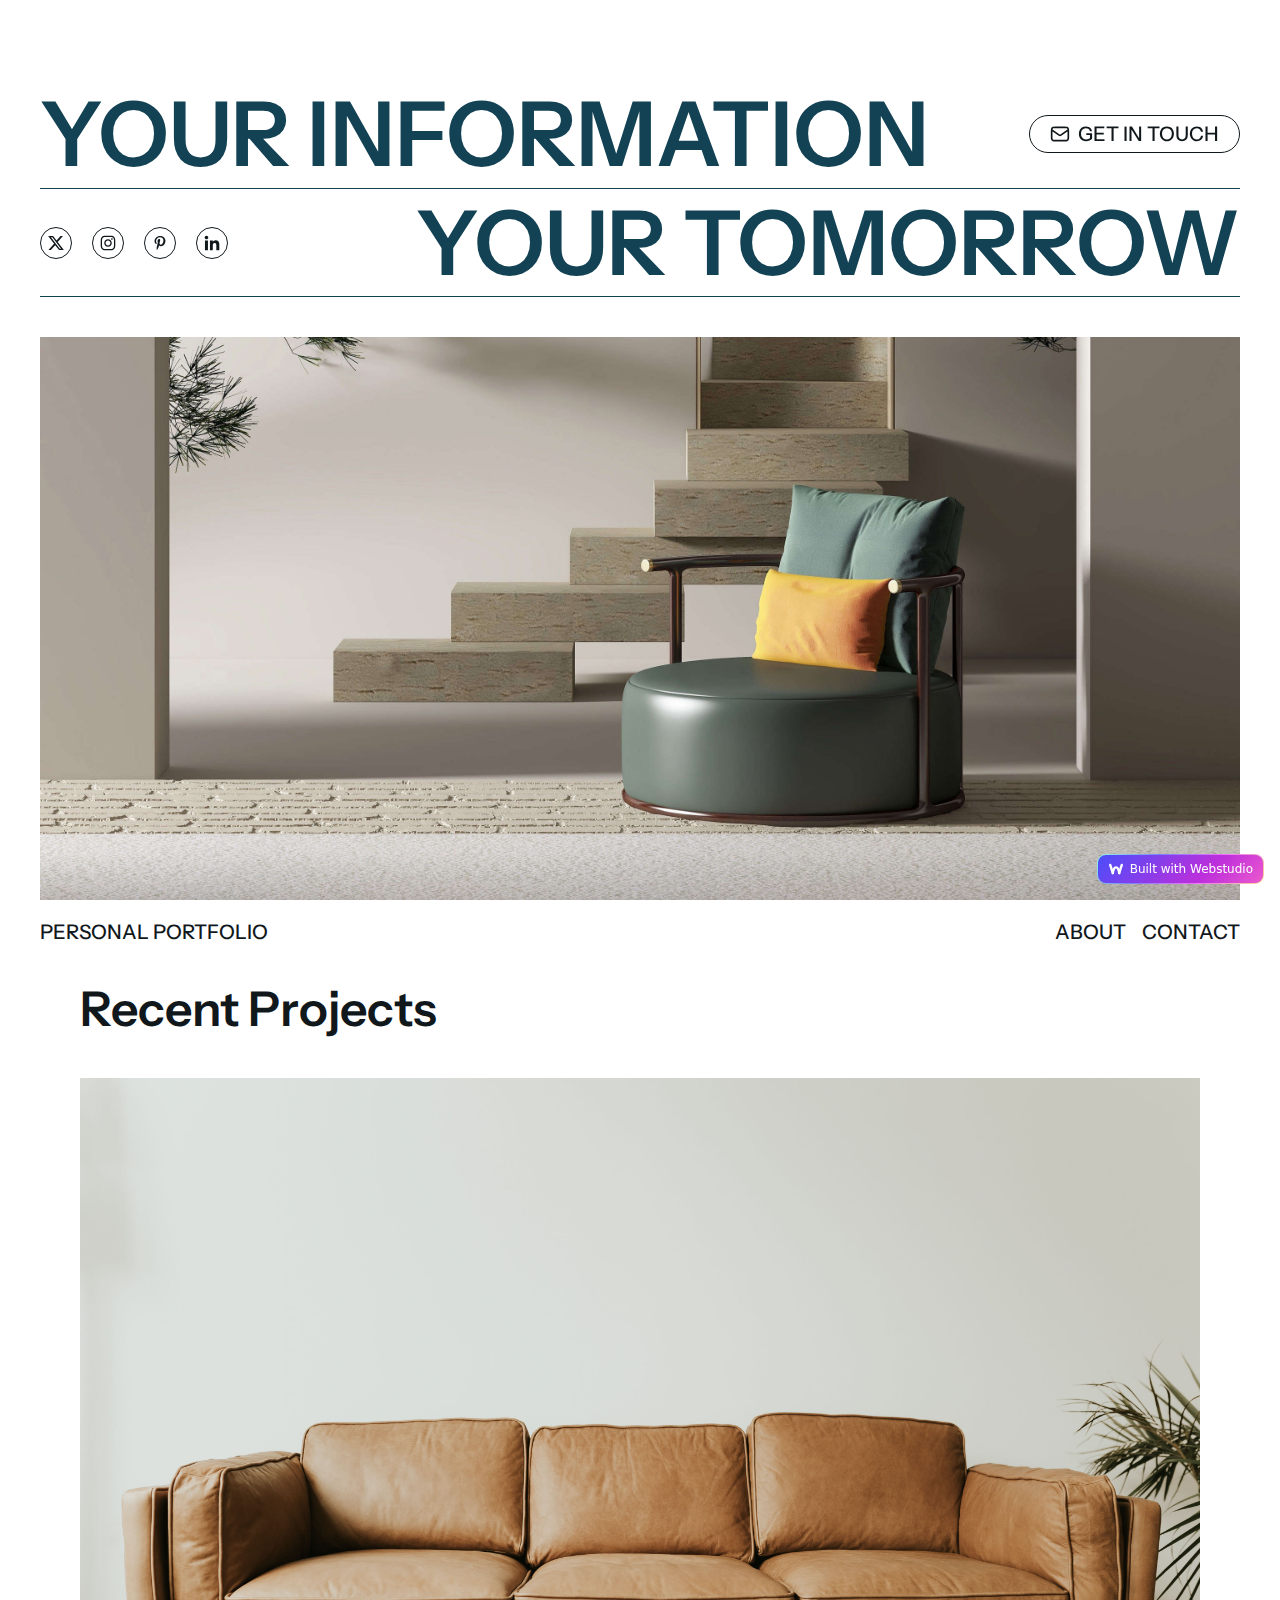
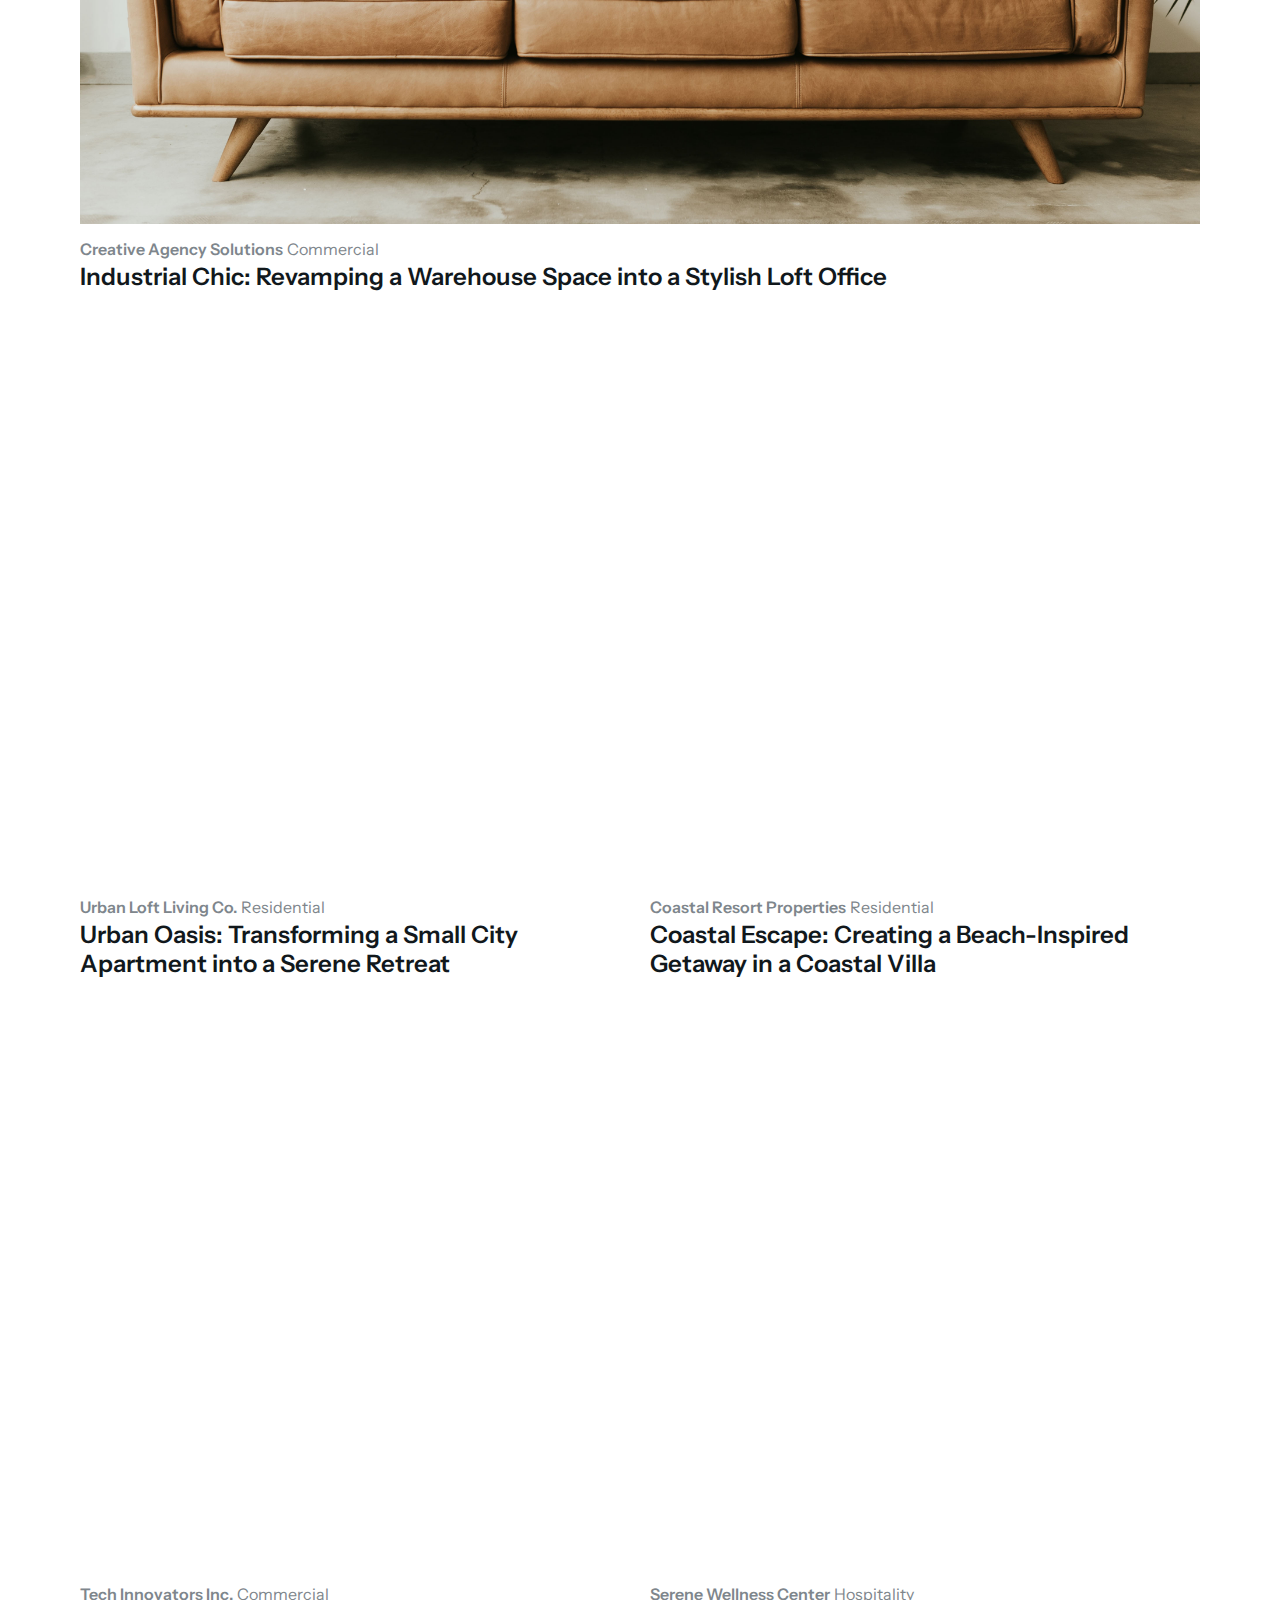
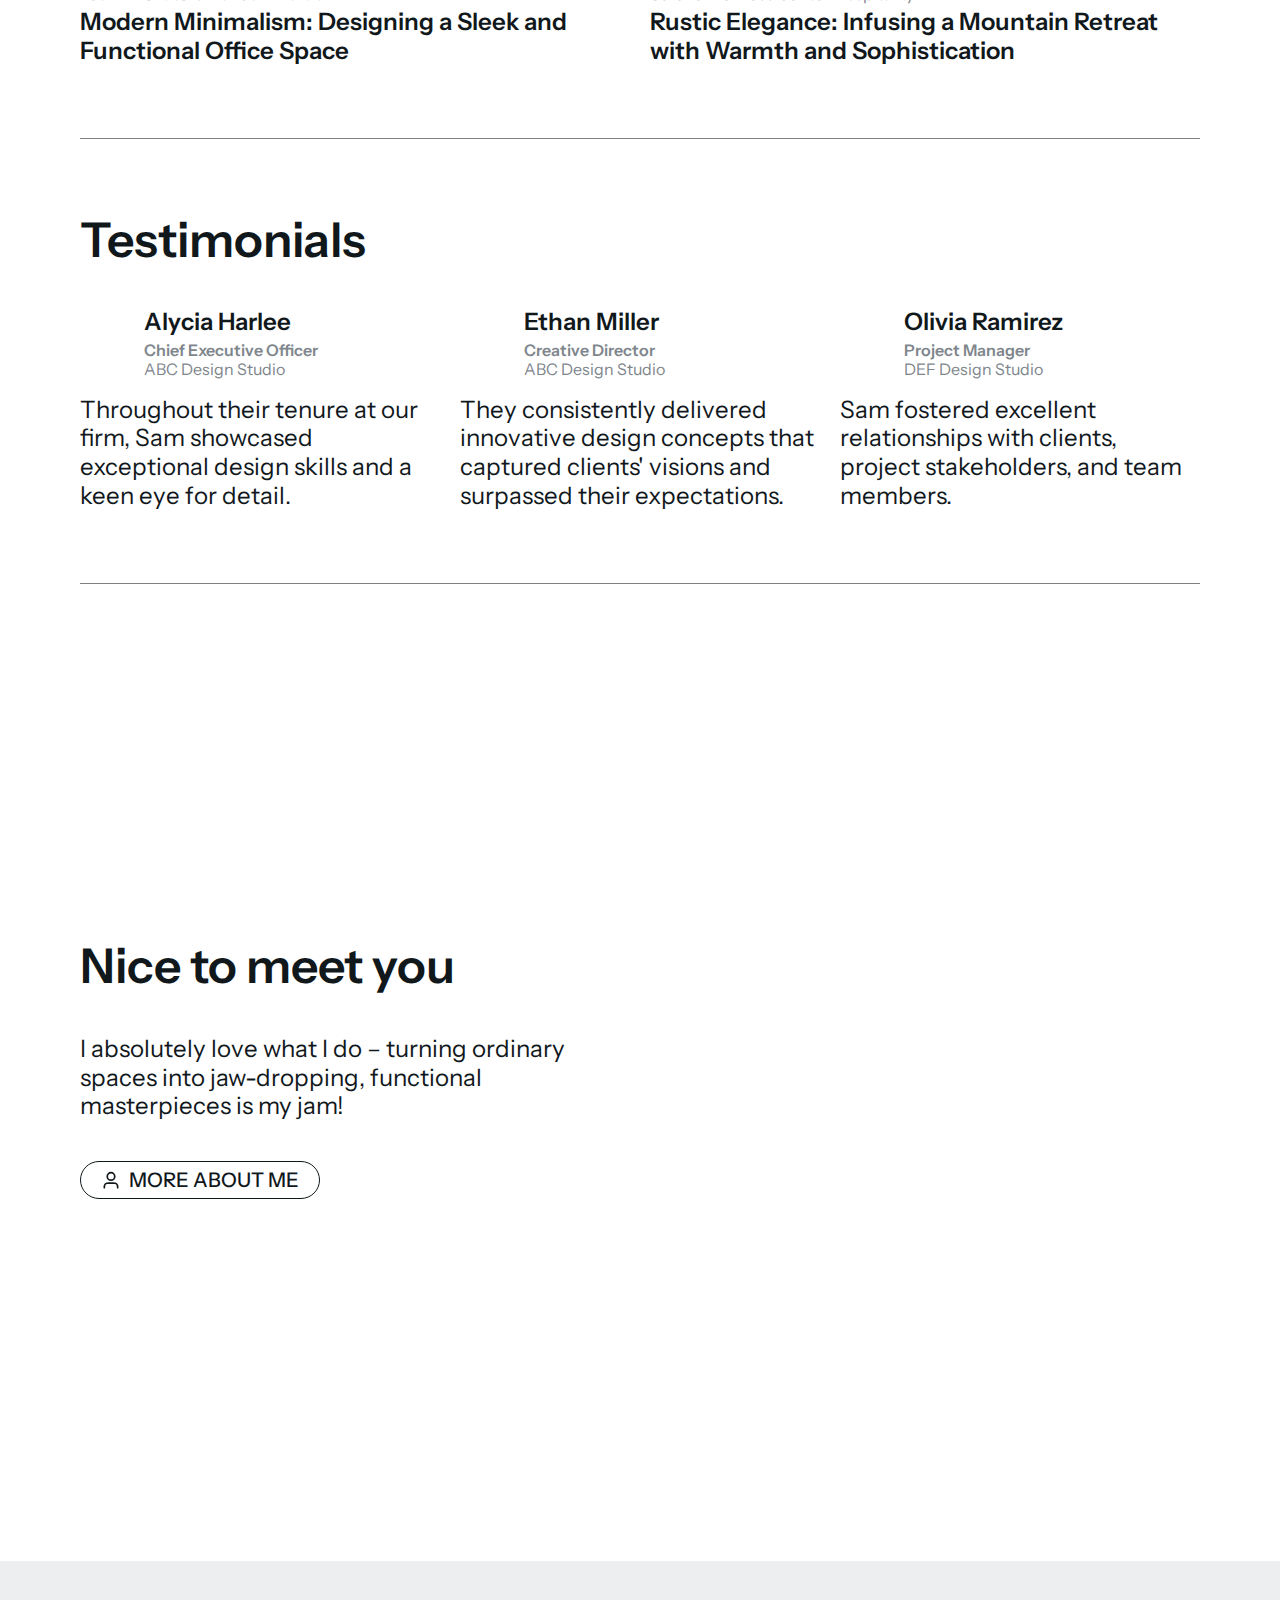
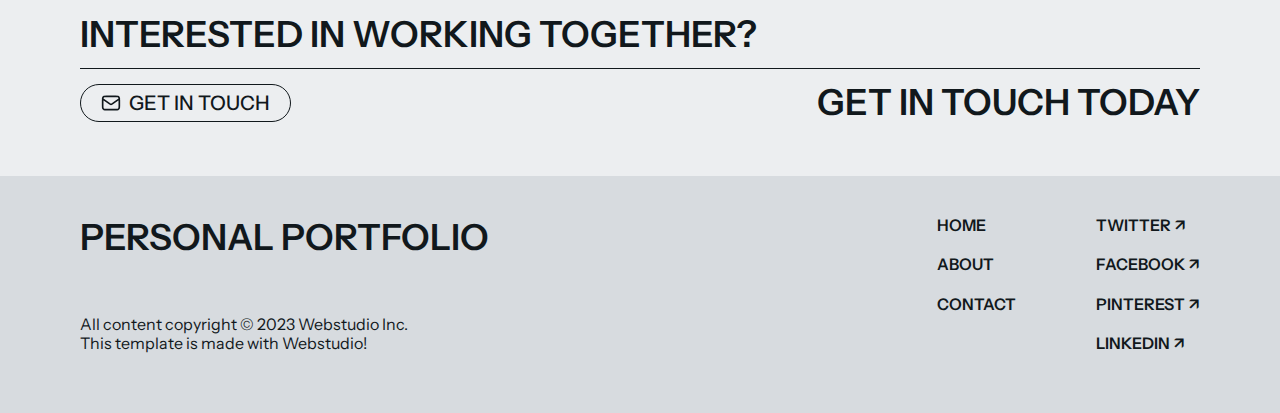
<file: index.html>
<!doctype html>
<html
  lang="en"
  data-ws-project="ae54330e-f07a-483b-8d53-1dfb7371e127"
  data-ws-last-published="2025-11-11T20:00:34.547Z"
>
  <head>
    <link
      rel="stylesheet"
      type="text/css"
      href="/assets/static/app_generated_index-6937cd5a.BjfbilOe.css"
    />
    <meta charset="UTF-8" />
    <meta name="viewport" content="width=device-width,initial-scale=1" />
    <meta property="og:url" content="https://url/" />
    <title>Home</title>
    <meta property="og:title" content="Home" />
    <meta property="og:type" content="website" />
    <meta property="og:image" />
    <meta property="twitter:card" content="summary_large_image" />
    <link
      rel="preload"
      href="/assets/InstrumentSans-VariableFont_wdth_wght_o3etf9mcJeUAJ0jUkHwMF.ttf"
      as="font"
      crossorigin="anonymous"
    />
    <link
      rel="preload"
      href="/assets/SVG_Icon_34KbjMGJYz0OUHhl1EV0T.svg"
      as="image"
    />
    <link
      rel="preload"
      href="/assets/About_Icon_White_AYFGTaG0Xjjp6P34Tf0gb.svg"
      as="image"
    />
    <link
      rel="preload"
      href="/assets/Portfolio__Icon_VC6lMDbymwZEJV7H7JBQ3.svg"
      as="image"
    />
    <link
      rel="preload"
      href="/assets/Contact_Icon_White_67_HWShh4J6gTKgI61jvg.svg"
      as="image"
    />
  </head>
  <body class="w-body">
    <div class="w-box c11lapjv c1tmx3h cjgcbjj cejhttc chvjn1z c7p2prc czw8boz">
      <div style="display: contents">
        <div style="display: contents">
          <div class="w-box c1sotb2x c1qk1h6g c1osc9n6 c1awg9k3 cyw754m">
            <div
              class="w-box c8nk80o c13x75cb cpeqh71 cqq2eg1 c18xl9bf cx9qu6t c1xrbobn ckydxof cunu00i cwy7e20 ctskr9n"
            >
              <a
                href="/"
                target="_self"
                prefetch="intent"
                class="w-link c1o8hml3 cejhttc c1ad1g5y c15lgcvk c1f6jgc2 c1qo8o4l clu3ty5"
                >Personal Portfolio</a
              >
              <div class="w-box c8nk80o c1ogvzo5 cqq2eg1 c18xl9bf c1fpug7s">
                <a
                  href="/about"
                  target="_self"
                  prefetch="intent"
                  class="w-link c1o8hml3 cejhttc c1ad1g5y c15lgcvk c1f6jgc2 c1qo8o4l c2lsnmx clu3ty5"
                  >About</a
                ><a
                  href="/contact"
                  target="_self"
                  prefetch="intent"
                  class="w-link cejhttc c1o8hml3 c1ad1g5y c15lgcvk c1f6jgc2 c1qo8o4l c2lsnmx clu3ty5"
                  >Contact</a
                >
              </div>
              <button
                type="button"
                class="w-button c13pijs9 c1scknq9 c13x75cb c7d3819 cenum42 cnewxw7 ch5h01i c1b9bckd ck9ixjl cf0pfnd c1ad1g5y cz2nl1p c1dt4ltr cn250fx c1busqa9 cgt1h5s c2dclm4 c12hgpsa c122p7hh cmxx3nh c1mxk2vx ccjcf51"
                aria-haspopup="dialog"
                aria-expanded="false"
                aria-controls="radix-:Rcm:"
                data-state="closed"
              >
                <div class="w-html-embed">
                  <svg
                    xmlns="http://www.w3.org/2000/svg"
                    viewBox="0 0 22 22"
                    fill="currentColor"
                    width="100%"
                    height="100%"
                    style="display: block"
                  >
                    <path
                      fill-rule="evenodd"
                      d="M2 5.998a.75.75 0 0 1 .75-.75h16.5a.75.75 0 0 1 0 1.5H2.75a.75.75 0 0 1-.75-.75Zm0 5.5a.75.75 0 0 1 .75-.75h16.5a.75.75 0 0 1 0 1.5H2.75a.75.75 0 0 1-.75-.75Zm0 5.5a.75.75 0 0 1 .75-.75h16.5a.75.75 0 0 1 0 1.5H2.75a.75.75 0 0 1-.75-.75Z"
                      clip-rule="evenodd"
                    />
                  </svg>
                </div>
              </button>
            </div>
          </div>
        </div>
      </div>
      <div
        class="w-box c1cnh0oy cd5r7jh ckydxof cunu00i c8nk80o c14pfhm5 c1a6r51h cyrajba c1sotb2x c1t7dt52 c1qk1h6g c68fyns c1osc9n6 cwy7e20 ctskr9n"
      >
        <div class="w-box c7p2prc c1jru4eg c1n9yegh c1f37pet c14pfhm5">
          <h1 class="w-heading cgiqncz cuuasv7 c8nk80o c14pfhm5 c7p2prc">
            <div
              class="w-text c1ol8vgd c15lgcvk c1lywmer c1ivme3m cd1rmow c1e3pejf c1t418cu ct22p2k cfzi32s c8og876 c12thir9 c140jchj c1b9a0m5"
            >
              Your Information
            </div>
            <div
              class="w-text c1ol8vgd c15lgcvk c1lywmer c1ivme3m cd1rmow c1e3pejf c1t418cu ct22p2k cfzi32s c8og876 c1bcgmvt c12thir9 c140jchj c1b9a0m5"
            >
              Your Tomorrow
            </div>
          </h1>
          <div
            class="w-box c1qk1h6g c1osc9n6 c68fyns c1t7dt52 c8nk80o c14pfhm5 c4atwyc c42d2do c1t6cxfb cme02t3 cm00p69 c18m0pjh c8r9u4b cncnyxj"
          >
            <div class="w-box cq68ihc c8nk80o c13x75cb c1ogvzo5 c1fcxglx">
              <div style="display: contents">
                <div style="display: contents">
                  <a
                    target="_self"
                    href="/contact"
                    prefetch="intent"
                    class="w-link cnhmrg7 cv8693i c1mfbi5p c1wfmwzd c1od6hx9 ceo1y7m c1ivme3m cd1rmow c1e3pejf c1t418cu c9jfr10 c4efqah c4xxk3j c1dvfaiy c1f6jgc2 cejhttc c8nk80o c13x75cb cyqg6ud c1c40v9p cjq2ygk c91j3x2 cmk8m2m c13trlse c13qd8os c16v63p8 c2j77oj c8iap09 c12qkri5 co72ipd"
                    ><div class="w-box c1fyjyvq cqxga0r"></div>
                    <div
                      class="w-text c15lgcvk culjnom c1j8ubra c1o8hml3 c1ad1g5y c1f6jgc2 c1qo8o4l"
                    >
                      Get in touch
                    </div></a
                  >
                </div>
              </div>
            </div>
            <div
              class="w-box cq68ihc c8nk80o c13x75cb cyqg6ud c1n9yegh c1f37pet c1cxcrgv c1n81g8p c1fcxglx cme02t3 cm00p69"
            >
              <div style="display: contents">
                <div style="display: contents">
                  <a
                    target="_blank"
                    href="https://webstudio.is/"
                    class="w-link c1dt4ltr cz2nl1p cejhttc c1ivme3m cd1rmow c1e3pejf c1t418cu cnllpgu c1i1aojq c1yuknh1 c1qzzmdv c8nk80o cvcugnk c8iap09 c126hovt"
                    ><div class="w-html-embed">
                      <svg
                        xmlns="http://www.w3.org/2000/svg"
                        width="100%"
                        height="100%"
                        viewBox="0 0 32 32"
                        fill="none"
                      >
                        <path
                          d="M24.0516 3.3457H28.3452L18.9651 14.0671L30 28.6564H21.3598L14.5924 19.8081L6.84902 28.6564H2.55291L12.5858 17.1887L2 3.3457H10.8596L16.9767 11.4335L24.0516 3.3457ZM22.5448 26.0864H24.9238L9.56687 5.78073H7.01386L22.5448 26.0864Z"
                          fill="currentcolor
"
                        ></path>
                      </svg></div
                  ></a>
                </div>
              </div>
              <div style="display: contents">
                <div style="display: contents">
                  <a
                    target="_blank"
                    href="https://webstudio.is/"
                    class="w-link c1dt4ltr cz2nl1p c8nk80o cejhttc c1ivme3m cd1rmow c1e3pejf c1t418cu cnllpgu c1i1aojq c1yuknh1 c1qzzmdv cvcugnk c126hovt c8iap09"
                    ><div class="w-html-embed">
                      <svg
                        xmlns="http://www.w3.org/2000/svg"
                        width="100%"
                        height="100%"
                        viewBox="0 0 32 32"
                        fill="none"
                      >
                        <path
                          fill-rule="evenodd"
                          clip-rule="evenodd"
                          d="M16 9.32426C12.313 9.32426 9.32426 12.313 9.32426 16C9.32426 19.6868 12.313 22.6756 16 22.6756C19.6868 22.6756 22.6756 19.6868 22.6756 16C22.6756 12.313 19.6868 9.32426 16 9.32426ZM16 20.3333C13.6067 20.3333 11.6666 18.3932 11.6666 16C11.6666 13.6067 13.6067 11.6666 16 11.6666C18.3932 11.6666 20.3333 13.6067 20.3333 16C20.3333 18.3932 18.3932 20.3333 16 20.3333Z"
                          fill="currentcolor"
                        ></path>
                        <path
                          d="M22.9422 10.6203C23.8038 10.6203 24.5023 9.92187 24.5023 9.06029C24.5023 8.19872 23.8038 7.50032 22.9422 7.50032C22.0807 7.50032 21.3822 8.19872 21.3822 9.06029C21.3822 9.92187 22.0807 10.6203 22.9422 10.6203Z"
                          fill="currentcolor"
                        ></path>
                        <path
                          fill-rule="evenodd"
                          clip-rule="evenodd"
                          d="M16 3C12.4694 3 12.0267 3.01497 10.6401 3.07823C9.25642 3.14139 8.3114 3.36112 7.48445 3.68251C6.62959 4.01473 5.90461 4.45925 5.1819 5.18195C4.45919 5.90466 4.01468 6.62964 3.68246 7.48451C3.36107 8.3114 3.14134 9.25642 3.07818 10.6401C3.01491 12.0267 3 12.4694 3 16C3 19.5306 3.01491 19.9733 3.07818 21.3599C3.14134 22.7436 3.36107 23.6886 3.68246 24.5155C4.01468 25.3704 4.45919 26.0953 5.1819 26.8181C5.90461 27.5408 6.62959 27.9853 7.48445 28.3175C8.3114 28.6389 9.25642 28.8587 10.6401 28.9218C12.0267 28.985 12.4694 29 16 29C19.5306 29 19.9733 28.985 21.3599 28.9218C22.7436 28.8587 23.6886 28.6389 24.5155 28.3175C25.3704 27.9853 26.0953 27.5408 26.8181 26.8181C27.5408 26.0953 27.9853 25.3704 28.3175 24.5155C28.6389 23.6886 28.8587 22.7436 28.9218 21.3599C28.985 19.9733 29 19.5306 29 16C29 12.4694 28.985 12.0267 28.9218 10.6401C28.8587 9.25642 28.6389 8.3114 28.3175 7.48451C27.9853 6.62964 27.5408 5.90466 26.8181 5.18195C26.0953 4.45925 25.3704 4.01473 24.5155 3.68251C23.6886 3.36112 22.7436 3.14139 21.3599 3.07823C19.9733 3.01497 19.5306 3 16 3ZM16 5.34239C19.4711 5.34239 19.8823 5.3556 21.2531 5.41814C22.5206 5.47599 23.2089 5.68777 23.667 5.86575C24.2738 6.10158 24.7069 6.38334 25.1618 6.83822C25.6167 7.29311 25.8984 7.72622 26.1342 8.33297C26.3123 8.79106 26.5241 9.4794 26.5819 10.7469C26.6444 12.1177 26.6577 12.5289 26.6577 16C26.6577 19.4711 26.6444 19.8823 26.5819 21.2531C26.5241 22.5206 26.3123 23.2089 26.1342 23.667C25.8984 24.2738 25.6167 24.7069 25.1618 25.1618C24.7069 25.6167 24.2738 25.8984 23.667 26.1342C23.2089 26.3123 22.5206 26.5241 21.2531 26.5819C19.8825 26.6444 19.4714 26.6577 16 26.6577C12.5286 26.6577 12.1175 26.6444 10.7469 26.5819C9.4794 26.5241 8.79106 26.3123 8.33297 26.1342C7.72617 25.8984 7.29311 25.6167 6.83817 25.1618C6.38329 24.7069 6.10153 24.2738 5.86575 23.667C5.68772 23.2089 5.47594 22.5206 5.41809 21.2531C5.35555 19.8823 5.34234 19.4711 5.34234 16C5.34234 12.5289 5.35555 12.1177 5.41809 10.7469C5.47594 9.4794 5.68772 8.79106 5.86575 8.33297C6.10153 7.72622 6.38329 7.29311 6.83817 6.83822C7.29311 6.38334 7.72617 6.10158 8.33297 5.86575C8.79106 5.68777 9.4794 5.47599 10.7469 5.41814C12.1177 5.3556 12.5289 5.34239 16 5.34239Z"
                          fill="currentcolor"
                        ></path>
                      </svg></div
                  ></a>
                </div>
              </div>
              <div style="display: contents">
                <div style="display: contents">
                  <a
                    target="_blank"
                    href="https://webstudio.is/"
                    class="w-link c1dt4ltr cz2nl1p c8nk80o c1ivme3m cd1rmow c1e3pejf c1t418cu cnllpgu c1i1aojq c1yuknh1 c1qzzmdv cejhttc cvcugnk c8iap09 c126hovt"
                    ><div class="w-html-embed">
                      <svg
                        xmlns="http://www.w3.org/2000/svg"
                        width="100%"
                        height="100%"
                        viewBox="0 0 32 32"
                        fill="none"
                      >
                        <path
                          d="M9.10234 17.7908C9.39008 17.8867 9.77372 17.7908 9.86963 17.4072C9.96555 17.1194 10.0615 16.544 10.1574 16.2562C10.2533 15.8726 10.2533 15.7767 9.96555 15.4889C9.39008 14.8176 9.00643 13.9544 9.00643 12.7075C9.00643 9.06287 11.692 5.80188 16.1039 5.80188C19.9403 5.80188 22.0504 8.19967 22.0504 11.2688C22.0504 15.393 20.2281 18.9418 17.4466 18.9418C15.9121 18.9418 14.857 17.6949 15.1448 16.1603C15.6243 14.338 16.3916 12.4198 16.3916 11.077C16.3916 9.92607 15.7202 8.96696 14.4734 8.96696C12.9388 8.96696 11.692 10.5975 11.692 12.7075C11.692 14.0503 12.1715 15.0094 12.1715 15.0094C12.1715 15.0094 10.6369 21.6273 10.3492 22.8741C9.77372 25.176 10.2533 28.0534 10.3492 28.3411C10.3492 28.5329 10.6369 28.5329 10.7328 28.437C10.8288 28.2452 12.747 26.0392 13.3225 23.7373C13.5143 23.066 14.3775 19.805 14.3775 19.805C14.857 20.7641 16.2957 21.6273 17.9262 21.6273C22.53 21.6273 25.695 17.4072 25.695 11.7484C25.695 7.52829 22.0504 3.5 16.5834 3.5C9.77372 3.5 6.32091 8.39149 6.32091 12.5157C6.12909 14.8176 7.0882 17.0235 9.10234 17.7908Z"
                          fill="currentcolor"
                        ></path>
                      </svg></div
                  ></a>
                </div>
              </div>
              <div style="display: contents">
                <div style="display: contents">
                  <a
                    target="_blank"
                    href="https://webstudio.is/"
                    class="w-link c1dt4ltr cz2nl1p c8nk80o cejhttc c1ivme3m cd1rmow c1e3pejf c1t418cu cnllpgu c1i1aojq c1yuknh1 c1qzzmdv cvcugnk c8iap09 c126hovt"
                    ><div class="w-html-embed">
                      <svg
                        xmlns="http://www.w3.org/2000/svg"
                        width="100%"
                        height="100%"
                        viewBox="0 0 32 32"
                        fill="none"
                      >
                        <path
                          fill-rule="evenodd"
                          clip-rule="evenodd"
                          d="M6.19097 9.38193C7.96372 9.38193 9.38193 7.96372 9.38193 6.19097C9.38193 4.41821 7.96372 3 6.19097 3C4.41821 3 3 4.41821 3 6.19097C3 7.96372 4.41821 9.38193 6.19097 9.38193ZM8.79225 11.6267H3.47397V28.9997H8.79225V11.6267ZM20.7266 16.0003C18.5993 16.0003 17.4174 17.4186 17.4174 19.9004C17.4174 22.5005 17.4174 29.0006 17.5356 29.0006H12.3355V11.6275H17.5356V13.9912C17.5356 13.9912 19.072 11.1548 22.7357 11.1548C26.3994 11.1548 28.9994 13.4003 28.9994 18.0095V29.0006H23.6812V19.9004C23.6812 17.4186 22.7357 16.0003 20.7266 16.0003Z"
                          fill="currentcolor"
                        ></path>
                      </svg></div
                  ></a>
                </div>
              </div>
              <div style="display: contents">
                <div style="display: contents"></div>
              </div>
              <div style="display: contents">
                <div style="display: contents"></div>
              </div>
              <div style="display: contents">
                <div style="display: contents"></div>
              </div>
              <div style="display: contents">
                <div style="display: contents"></div>
              </div>
            </div>
          </div>
        </div>
        <div class="w-box c68bo36 c1qutx8k c1outejm c1661bk4">
          <img
            alt=""
            src="/assets/jason-wang-5MG8cQbw-T8-unsplash_StJdZ_IllIv__SQA5S3nB.jpg"
            class="w-image c68bo36 c1ttc2dv c1661bk4 c1xkrcu9 c7mpuod"
            sizes="(min-width: 1280px) 50vw, 100vw"
            srcset="
              /assets/jason-wang-5MG8cQbw-T8-unsplash_StJdZ_IllIv__SQA5S3nB.jpg  384w,
              /assets/jason-wang-5MG8cQbw-T8-unsplash_StJdZ_IllIv__SQA5S3nB.jpg  640w,
              /assets/jason-wang-5MG8cQbw-T8-unsplash_StJdZ_IllIv__SQA5S3nB.jpg  750w,
              /assets/jason-wang-5MG8cQbw-T8-unsplash_StJdZ_IllIv__SQA5S3nB.jpg  828w,
              /assets/jason-wang-5MG8cQbw-T8-unsplash_StJdZ_IllIv__SQA5S3nB.jpg 1080w,
              /assets/jason-wang-5MG8cQbw-T8-unsplash_StJdZ_IllIv__SQA5S3nB.jpg 1200w,
              /assets/jason-wang-5MG8cQbw-T8-unsplash_StJdZ_IllIv__SQA5S3nB.jpg 1920w,
              /assets/jason-wang-5MG8cQbw-T8-unsplash_StJdZ_IllIv__SQA5S3nB.jpg 2048w,
              /assets/jason-wang-5MG8cQbw-T8-unsplash_StJdZ_IllIv__SQA5S3nB.jpg 3840w
            "
            decoding="async"
            loading="lazy"
          />
        </div>
      </div>
      <div
        class="w-box c7p2prc c42d2do c14pfhm5 csgrrs c363nkm cyw754m c199s1ik"
      >
        <div
          class="w-box c3lk5pa c1eq3wrs c6b6nxe c8nk80o c14pfhm5 cswqhtm cty76jx citcu8z c15cspf0 c6kwm01 c18m0pjh c7in0j3 c14cp74y c1hfs0g9 cuyrjma czn5lo9 c12f1nir"
        >
          <div class="w-box c8nk80o c14pfhm5 c1a6r51h cyrajba">
            <h1 class="w-heading c1lywmer ce8e3ub cgiqncz cuuasv7 cf91v3h">
              Recent Projects
            </h1>
            <a
              href="/project"
              target="_self"
              prefetch="intent"
              class="w-link c1f6jgc2 c8nk80o c14pfhm5 cqq2eg1 c18xl9bf cejhttc"
              ><div class="w-box c1igsn7p c1qutx8k c1outejm">
                <img
                  alt=""
                  src="/assets/paul-weaver-nWidMEQsnAQ-unsplash_Hd9bvJ49YlnnKKVNOBIT4.jpeg"
                  class="w-image c68bo36 c1661bk4 c1ttc2dv c8fybya"
                  sizes="(min-width: 1280px) 50vw, 100vw"
                  srcset="
                    /assets/paul-weaver-nWidMEQsnAQ-unsplash_Hd9bvJ49YlnnKKVNOBIT4.jpeg  384w,
                    /assets/paul-weaver-nWidMEQsnAQ-unsplash_Hd9bvJ49YlnnKKVNOBIT4.jpeg  640w,
                    /assets/paul-weaver-nWidMEQsnAQ-unsplash_Hd9bvJ49YlnnKKVNOBIT4.jpeg  750w,
                    /assets/paul-weaver-nWidMEQsnAQ-unsplash_Hd9bvJ49YlnnKKVNOBIT4.jpeg  828w,
                    /assets/paul-weaver-nWidMEQsnAQ-unsplash_Hd9bvJ49YlnnKKVNOBIT4.jpeg 1080w,
                    /assets/paul-weaver-nWidMEQsnAQ-unsplash_Hd9bvJ49YlnnKKVNOBIT4.jpeg 1200w,
                    /assets/paul-weaver-nWidMEQsnAQ-unsplash_Hd9bvJ49YlnnKKVNOBIT4.jpeg 1920w,
                    /assets/paul-weaver-nWidMEQsnAQ-unsplash_Hd9bvJ49YlnnKKVNOBIT4.jpeg 2048w,
                    /assets/paul-weaver-nWidMEQsnAQ-unsplash_Hd9bvJ49YlnnKKVNOBIT4.jpeg 3840w
                  "
                  decoding="async"
                  loading="lazy"
                />
              </div>
              <div class="w-box c8nk80o c14pfhm5 ceob71o c1gzwxt8">
                <div
                  class="w-box cp19w54 c8nk80o cc3q8ja ceob71o cyvk86c cqrult6"
                >
                  <div class="w-text c1ytpk7j c1lywmer c6mllus">
                    Creative Agency Solutions
                  </div>
                  <div class="w-text c1ytpk7j c6mllus">Commercial</div>
                </div>
                <div class="w-text c1lywmer">
                  Industrial Chic: Revamping a Warehouse Space into a Stylish
                  Loft Office
                </div>
              </div></a
            >
            <div class="w-box c8nk80o c1n9yegh cyrajba c18m0pjh">
              <a
                href="/project"
                target="_self"
                prefetch="intent"
                class="w-link c1f6jgc2 c8nk80o c14pfhm5 cqq2eg1 c18xl9bf cejhttc c68bo36"
                ><div class="w-box c68bo36 c1fyjyvq c1qutx8k c1outejm">
                  <img
                    alt=""
                    src="/assets/kara-eads-L7EwHkq1B2s-unsplash_hZnqf6_CYa3hSkI38E38B.jpg"
                    class="w-image c68bo36 c1661bk4 c1ttc2dv"
                    sizes="(min-width: 1280px) 50vw, 100vw"
                    srcset="
                      /assets/kara-eads-L7EwHkq1B2s-unsplash_hZnqf6_CYa3hSkI38E38B.jpg  384w,
                      /assets/kara-eads-L7EwHkq1B2s-unsplash_hZnqf6_CYa3hSkI38E38B.jpg  640w,
                      /assets/kara-eads-L7EwHkq1B2s-unsplash_hZnqf6_CYa3hSkI38E38B.jpg  750w,
                      /assets/kara-eads-L7EwHkq1B2s-unsplash_hZnqf6_CYa3hSkI38E38B.jpg  828w,
                      /assets/kara-eads-L7EwHkq1B2s-unsplash_hZnqf6_CYa3hSkI38E38B.jpg 1080w,
                      /assets/kara-eads-L7EwHkq1B2s-unsplash_hZnqf6_CYa3hSkI38E38B.jpg 1200w,
                      /assets/kara-eads-L7EwHkq1B2s-unsplash_hZnqf6_CYa3hSkI38E38B.jpg 1920w,
                      /assets/kara-eads-L7EwHkq1B2s-unsplash_hZnqf6_CYa3hSkI38E38B.jpg 2048w,
                      /assets/kara-eads-L7EwHkq1B2s-unsplash_hZnqf6_CYa3hSkI38E38B.jpg 3840w
                    "
                    decoding="async"
                    loading="lazy"
                  />
                </div>
                <div class="w-box c8nk80o c14pfhm5 ceob71o c1gzwxt8">
                  <div
                    class="w-box cp19w54 c8nk80o cc3q8ja ceob71o cyvk86c cqrult6"
                  >
                    <div class="w-text c1ytpk7j c1lywmer c6mllus">
                      Urban Loft Living Co.
                    </div>
                    <div class="w-text c1ytpk7j c6mllus">Residential</div>
                  </div>
                  <div class="w-text c1lywmer">
                    Urban Oasis: Transforming a Small City Apartment into a
                    Serene Retreat
                  </div>
                </div></a
              ><a
                href="/project"
                target="_self"
                prefetch="intent"
                class="w-link c1f6jgc2 c8nk80o c14pfhm5 cqq2eg1 c18xl9bf cejhttc c68bo36"
                ><div class="w-box c68bo36 c1fyjyvq c1qutx8k c1outejm">
                  <img
                    alt=""
                    src="/assets/earl-wilcox-3xpQCOOe6hM-unsplash_2NerSMvO382JJHUQu1XdM.jpg"
                    class="w-image c68bo36 c1661bk4 c1ttc2dv"
                    sizes="(min-width: 1280px) 50vw, 100vw"
                    srcset="
                      /assets/earl-wilcox-3xpQCOOe6hM-unsplash_2NerSMvO382JJHUQu1XdM.jpg  384w,
                      /assets/earl-wilcox-3xpQCOOe6hM-unsplash_2NerSMvO382JJHUQu1XdM.jpg  640w,
                      /assets/earl-wilcox-3xpQCOOe6hM-unsplash_2NerSMvO382JJHUQu1XdM.jpg  750w,
                      /assets/earl-wilcox-3xpQCOOe6hM-unsplash_2NerSMvO382JJHUQu1XdM.jpg  828w,
                      /assets/earl-wilcox-3xpQCOOe6hM-unsplash_2NerSMvO382JJHUQu1XdM.jpg 1080w,
                      /assets/earl-wilcox-3xpQCOOe6hM-unsplash_2NerSMvO382JJHUQu1XdM.jpg 1200w,
                      /assets/earl-wilcox-3xpQCOOe6hM-unsplash_2NerSMvO382JJHUQu1XdM.jpg 1920w,
                      /assets/earl-wilcox-3xpQCOOe6hM-unsplash_2NerSMvO382JJHUQu1XdM.jpg 2048w,
                      /assets/earl-wilcox-3xpQCOOe6hM-unsplash_2NerSMvO382JJHUQu1XdM.jpg 3840w
                    "
                    decoding="async"
                    loading="lazy"
                  />
                </div>
                <div class="w-box c8nk80o c14pfhm5 ceob71o c1gzwxt8">
                  <div
                    class="w-box cp19w54 c8nk80o cc3q8ja ceob71o cyvk86c cqrult6"
                  >
                    <div class="w-text c1ytpk7j c1lywmer c6mllus">
                      Coastal Resort Properties
                    </div>
                    <div class="w-text c1ytpk7j c6mllus">Residential</div>
                  </div>
                  <div class="w-text c1lywmer">
                    Coastal Escape: Creating a Beach-Inspired Getaway in a
                    Coastal Villa
                  </div>
                </div></a
              >
            </div>
            <div class="w-box c8nk80o c1n9yegh cyrajba c18m0pjh">
              <a
                href="/project"
                target="_self"
                prefetch="intent"
                class="w-link c1f6jgc2 c8nk80o c14pfhm5 cqq2eg1 c18xl9bf cejhttc c68bo36"
                ><div class="w-box c68bo36 c1fyjyvq c1qutx8k c1outejm">
                  <img
                    alt=""
                    src="/assets/charlesdeluvio-0Y1qUg1w2bs-unsplash_UR8HvTkMX3wmlnQBNynB0.jpg"
                    class="w-image c68bo36 c1661bk4 c1ttc2dv"
                    sizes="(min-width: 1280px) 50vw, 100vw"
                    srcset="
                      /assets/charlesdeluvio-0Y1qUg1w2bs-unsplash_UR8HvTkMX3wmlnQBNynB0.jpg  384w,
                      /assets/charlesdeluvio-0Y1qUg1w2bs-unsplash_UR8HvTkMX3wmlnQBNynB0.jpg  640w,
                      /assets/charlesdeluvio-0Y1qUg1w2bs-unsplash_UR8HvTkMX3wmlnQBNynB0.jpg  750w,
                      /assets/charlesdeluvio-0Y1qUg1w2bs-unsplash_UR8HvTkMX3wmlnQBNynB0.jpg  828w,
                      /assets/charlesdeluvio-0Y1qUg1w2bs-unsplash_UR8HvTkMX3wmlnQBNynB0.jpg 1080w,
                      /assets/charlesdeluvio-0Y1qUg1w2bs-unsplash_UR8HvTkMX3wmlnQBNynB0.jpg 1200w,
                      /assets/charlesdeluvio-0Y1qUg1w2bs-unsplash_UR8HvTkMX3wmlnQBNynB0.jpg 1920w,
                      /assets/charlesdeluvio-0Y1qUg1w2bs-unsplash_UR8HvTkMX3wmlnQBNynB0.jpg 2048w,
                      /assets/charlesdeluvio-0Y1qUg1w2bs-unsplash_UR8HvTkMX3wmlnQBNynB0.jpg 3840w
                    "
                    decoding="async"
                    loading="lazy"
                  />
                </div>
                <div class="w-box c8nk80o c14pfhm5 ceob71o c1gzwxt8">
                  <div
                    class="w-box cp19w54 c8nk80o cc3q8ja ceob71o cyvk86c cqrult6"
                  >
                    <div class="w-text c1ytpk7j c1lywmer c6mllus">
                      Tech Innovators Inc.
                    </div>
                    <div class="w-text c1ytpk7j c6mllus">Commercial</div>
                  </div>
                  <div class="w-text c1lywmer">
                    Modern Minimalism: Designing a Sleek and Functional Office
                    Space
                  </div>
                </div></a
              ><a
                href="/project"
                target="_self"
                prefetch="intent"
                class="w-link c1f6jgc2 c8nk80o c14pfhm5 cqq2eg1 c18xl9bf cejhttc c68bo36"
                ><div class="w-box c68bo36 c1fyjyvq c1qutx8k c1outejm">
                  <img
                    alt=""
                    src="/assets/spacejoy-h2_3dL9yLpU-unsplash_hWjk4TmVrAs44kmu5MuQ2.jpg"
                    class="w-image c68bo36 c1661bk4 c1ttc2dv"
                    sizes="(min-width: 1280px) 50vw, 100vw"
                    srcset="
                      /assets/spacejoy-h2_3dL9yLpU-unsplash_hWjk4TmVrAs44kmu5MuQ2.jpg  384w,
                      /assets/spacejoy-h2_3dL9yLpU-unsplash_hWjk4TmVrAs44kmu5MuQ2.jpg  640w,
                      /assets/spacejoy-h2_3dL9yLpU-unsplash_hWjk4TmVrAs44kmu5MuQ2.jpg  750w,
                      /assets/spacejoy-h2_3dL9yLpU-unsplash_hWjk4TmVrAs44kmu5MuQ2.jpg  828w,
                      /assets/spacejoy-h2_3dL9yLpU-unsplash_hWjk4TmVrAs44kmu5MuQ2.jpg 1080w,
                      /assets/spacejoy-h2_3dL9yLpU-unsplash_hWjk4TmVrAs44kmu5MuQ2.jpg 1200w,
                      /assets/spacejoy-h2_3dL9yLpU-unsplash_hWjk4TmVrAs44kmu5MuQ2.jpg 1920w,
                      /assets/spacejoy-h2_3dL9yLpU-unsplash_hWjk4TmVrAs44kmu5MuQ2.jpg 2048w,
                      /assets/spacejoy-h2_3dL9yLpU-unsplash_hWjk4TmVrAs44kmu5MuQ2.jpg 3840w
                    "
                    decoding="async"
                    loading="lazy"
                  />
                </div>
                <div class="w-box c8nk80o c14pfhm5 ceob71o c1gzwxt8">
                  <div
                    class="w-box cp19w54 c8nk80o cc3q8ja ceob71o cyvk86c cqrult6"
                  >
                    <div class="w-text c1ytpk7j c1lywmer c6mllus">
                      Serene Wellness Center
                    </div>
                    <div class="w-text c1ytpk7j c6mllus">Hospitality</div>
                  </div>
                  <div class="w-text c1lywmer">
                    Rustic Elegance: Infusing a Mountain Retreat with Warmth and
                    Sophistication
                  </div>
                </div></a
              >
            </div>
          </div>
          <hr class="w-separator c68bo36" />
          <div class="w-box c8nk80o c14pfhm5 c68bo36 c1a6r51h cyrajba">
            <div
              class="w-box c8nk80o cqrult6 c13x75cb cpeqh71 ceob71o c1gzwxt8"
            >
              <h1 class="w-heading cgiqncz cuuasv7 c1lywmer ce8e3ub cf91v3h">
                Testimonials
              </h1>
            </div>
            <div style="display: contents">
              <div style="display: contents">
                <div class="w-box c8nk80o c1n9yegh cyrajba c61x9or">
                  <div class="w-box c8nk80o c14pfhm5 c68bo36 cqq2eg1 c18xl9bf">
                    <div class="w-box c8nk80o c13x75cb cyqg6ud cqq2eg1 cv8693i">
                      <div
                        class="w-box c1lr5y2d c1lrid cxfkus7 c13xknd8 cq8x19e crx3gtk c1qutx8k c1outejm"
                      >
                        <img
                          alt=""
                          src="/assets/austin-wade-xjGZFo7X_nc-unsplash_v_-D6mc2Q7cYhwmxPTzua.jpeg"
                          class="w-image c68bo36 c1661bk4 c1ttc2dv"
                          sizes="(min-width: 1280px) 50vw, 100vw"
                          srcset="
                            /assets/austin-wade-xjGZFo7X_nc-unsplash_v_-D6mc2Q7cYhwmxPTzua.jpeg  384w,
                            /assets/austin-wade-xjGZFo7X_nc-unsplash_v_-D6mc2Q7cYhwmxPTzua.jpeg  640w,
                            /assets/austin-wade-xjGZFo7X_nc-unsplash_v_-D6mc2Q7cYhwmxPTzua.jpeg  750w,
                            /assets/austin-wade-xjGZFo7X_nc-unsplash_v_-D6mc2Q7cYhwmxPTzua.jpeg  828w,
                            /assets/austin-wade-xjGZFo7X_nc-unsplash_v_-D6mc2Q7cYhwmxPTzua.jpeg 1080w,
                            /assets/austin-wade-xjGZFo7X_nc-unsplash_v_-D6mc2Q7cYhwmxPTzua.jpeg 1200w,
                            /assets/austin-wade-xjGZFo7X_nc-unsplash_v_-D6mc2Q7cYhwmxPTzua.jpeg 1920w,
                            /assets/austin-wade-xjGZFo7X_nc-unsplash_v_-D6mc2Q7cYhwmxPTzua.jpeg 2048w,
                            /assets/austin-wade-xjGZFo7X_nc-unsplash_v_-D6mc2Q7cYhwmxPTzua.jpeg 3840w
                          "
                          decoding="async"
                          loading="lazy"
                        />
                      </div>
                      <div class="w-box c8nk80o c14pfhm5 ceob71o c1gzwxt8">
                        <div class="w-text c1lywmer">Alycia Harlee</div>
                        <div
                          class="w-box cp19w54 c8nk80o c14pfhm5 cc3q8ja ceob71o cyvk86c c2y17za c18m0pjh"
                        >
                          <div class="w-text c1ytpk7j c1lywmer c6mllus">
                            Chief Executive Officer
                          </div>
                          <div class="w-text c1ytpk7j c6mllus">
                            ABC Design Studio
                          </div>
                        </div>
                      </div>
                    </div>
                    <p class="w-paragraph cgiqncz cuuasv7">
                      Throughout their tenure at our firm, Sam showcased
                      exceptional design skills and a keen eye for detail.
                    </p>
                  </div>
                  <div class="w-box c8nk80o c14pfhm5 c68bo36 cqq2eg1 c18xl9bf">
                    <div class="w-box c8nk80o c13x75cb cyqg6ud cqq2eg1 cv8693i">
                      <div
                        class="w-box c1lr5y2d c1lrid cxfkus7 c13xknd8 cq8x19e crx3gtk c1qutx8k c1outejm"
                      >
                        <img
                          alt=""
                          src="/assets/foto-sushi-6anudmpILw4-unsplash_h5hwOTKnnNXVSB6AaMHYT.jpeg"
                          class="w-image c68bo36 c1661bk4 c1ttc2dv"
                          sizes="(min-width: 1280px) 50vw, 100vw"
                          srcset="
                            /assets/foto-sushi-6anudmpILw4-unsplash_h5hwOTKnnNXVSB6AaMHYT.jpeg  384w,
                            /assets/foto-sushi-6anudmpILw4-unsplash_h5hwOTKnnNXVSB6AaMHYT.jpeg  640w,
                            /assets/foto-sushi-6anudmpILw4-unsplash_h5hwOTKnnNXVSB6AaMHYT.jpeg  750w,
                            /assets/foto-sushi-6anudmpILw4-unsplash_h5hwOTKnnNXVSB6AaMHYT.jpeg  828w,
                            /assets/foto-sushi-6anudmpILw4-unsplash_h5hwOTKnnNXVSB6AaMHYT.jpeg 1080w,
                            /assets/foto-sushi-6anudmpILw4-unsplash_h5hwOTKnnNXVSB6AaMHYT.jpeg 1200w,
                            /assets/foto-sushi-6anudmpILw4-unsplash_h5hwOTKnnNXVSB6AaMHYT.jpeg 1920w,
                            /assets/foto-sushi-6anudmpILw4-unsplash_h5hwOTKnnNXVSB6AaMHYT.jpeg 2048w,
                            /assets/foto-sushi-6anudmpILw4-unsplash_h5hwOTKnnNXVSB6AaMHYT.jpeg 3840w
                          "
                          decoding="async"
                          loading="lazy"
                        />
                      </div>
                      <div class="w-box c8nk80o c14pfhm5 ceob71o c1gzwxt8">
                        <div class="w-text c1lywmer">Ethan Miller</div>
                        <div
                          class="w-box cp19w54 c8nk80o c14pfhm5 cc3q8ja ceob71o cyvk86c c2y17za c18m0pjh"
                        >
                          <div class="w-text c1ytpk7j c1lywmer c6mllus">
                            Creative Director
                          </div>
                          <div class="w-text c1ytpk7j c6mllus">
                            ABC Design Studio
                          </div>
                        </div>
                      </div>
                    </div>
                    <p class="w-paragraph cgiqncz cuuasv7">
                      They consistently delivered innovative design concepts
                      that captured clients&#x27; visions and surpassed their
                      expectations.
                    </p>
                  </div>
                  <div class="w-box c8nk80o c14pfhm5 c68bo36 cqq2eg1 c18xl9bf">
                    <div class="w-box c8nk80o c13x75cb cyqg6ud cqq2eg1 cv8693i">
                      <div
                        class="w-box c1lr5y2d c1lrid cxfkus7 c13xknd8 cq8x19e crx3gtk c1qutx8k c1outejm"
                      >
                        <img
                          alt=""
                          src="/assets/sigmund-jzz_3jWMzHA-unsplash_nEaxM5M4m3fhbdJ20Absz.jpeg"
                          class="w-image c68bo36 c1661bk4 c1ttc2dv"
                          sizes="(min-width: 1280px) 50vw, 100vw"
                          srcset="
                            /assets/sigmund-jzz_3jWMzHA-unsplash_nEaxM5M4m3fhbdJ20Absz.jpeg  384w,
                            /assets/sigmund-jzz_3jWMzHA-unsplash_nEaxM5M4m3fhbdJ20Absz.jpeg  640w,
                            /assets/sigmund-jzz_3jWMzHA-unsplash_nEaxM5M4m3fhbdJ20Absz.jpeg  750w,
                            /assets/sigmund-jzz_3jWMzHA-unsplash_nEaxM5M4m3fhbdJ20Absz.jpeg  828w,
                            /assets/sigmund-jzz_3jWMzHA-unsplash_nEaxM5M4m3fhbdJ20Absz.jpeg 1080w,
                            /assets/sigmund-jzz_3jWMzHA-unsplash_nEaxM5M4m3fhbdJ20Absz.jpeg 1200w,
                            /assets/sigmund-jzz_3jWMzHA-unsplash_nEaxM5M4m3fhbdJ20Absz.jpeg 1920w,
                            /assets/sigmund-jzz_3jWMzHA-unsplash_nEaxM5M4m3fhbdJ20Absz.jpeg 2048w,
                            /assets/sigmund-jzz_3jWMzHA-unsplash_nEaxM5M4m3fhbdJ20Absz.jpeg 3840w
                          "
                          decoding="async"
                          loading="lazy"
                        />
                      </div>
                      <div class="w-box c8nk80o c14pfhm5 ceob71o c1gzwxt8">
                        <div class="w-text c1lywmer">Olivia Ramirez</div>
                        <div
                          class="w-box cp19w54 c8nk80o c14pfhm5 cc3q8ja ceob71o cyvk86c c2y17za c18m0pjh"
                        >
                          <div class="w-text c1ytpk7j c1lywmer c6mllus">
                            Project Manager
                          </div>
                          <div class="w-text c1ytpk7j c6mllus">
                            DEF Design Studio
                          </div>
                        </div>
                      </div>
                    </div>
                    <p class="w-paragraph cgiqncz cuuasv7">
                      Sam fostered excellent relationships with clients, project
                      stakeholders, and team members.
                    </p>
                  </div>
                </div>
              </div>
            </div>
          </div>
          <hr class="w-separator c68bo36" />
          <div class="w-box c1n9yegh c1f37pet c8nk80o">
            <div
              class="w-box c1a6r51h cyrajba c8nk80o c14pfhm5 cc3q8ja c7d3819 c68bo36 c5alcd0 c17nieo8"
            >
              <div
                class="w-box c10ekkc7 c5alcd0 c17nieo8 c1rzjbxv c12librc c1mv0i7u"
              >
                <div
                  class="w-box cfb835f c1ybg9qj c13pijs9 c1qutx8k c1outejm c1vu9gqi c1pfq0j cqxvbv4 cp7gzre c1gvivty"
                >
                  <img
                    alt=""
                    src="/assets/austin-wade-X6Uj51n5CE8-unsplash_59qxcdMMHV3PiWJ1NzE2f.jpg"
                    class="w-image c68bo36 c1661bk4 c1ttc2dv cq68ihc cs9h3tm c8hnpv4"
                    sizes="(min-width: 1280px) 50vw, 100vw"
                    srcset="
                      /assets/austin-wade-X6Uj51n5CE8-unsplash_59qxcdMMHV3PiWJ1NzE2f.jpg  384w,
                      /assets/austin-wade-X6Uj51n5CE8-unsplash_59qxcdMMHV3PiWJ1NzE2f.jpg  640w,
                      /assets/austin-wade-X6Uj51n5CE8-unsplash_59qxcdMMHV3PiWJ1NzE2f.jpg  750w,
                      /assets/austin-wade-X6Uj51n5CE8-unsplash_59qxcdMMHV3PiWJ1NzE2f.jpg  828w,
                      /assets/austin-wade-X6Uj51n5CE8-unsplash_59qxcdMMHV3PiWJ1NzE2f.jpg 1080w,
                      /assets/austin-wade-X6Uj51n5CE8-unsplash_59qxcdMMHV3PiWJ1NzE2f.jpg 1200w,
                      /assets/austin-wade-X6Uj51n5CE8-unsplash_59qxcdMMHV3PiWJ1NzE2f.jpg 1920w,
                      /assets/austin-wade-X6Uj51n5CE8-unsplash_59qxcdMMHV3PiWJ1NzE2f.jpg 2048w,
                      /assets/austin-wade-X6Uj51n5CE8-unsplash_59qxcdMMHV3PiWJ1NzE2f.jpg 3840w
                    "
                    decoding="async"
                    loading="lazy"
                  />
                </div>
                <h1 class="w-heading c1lywmer ce8e3ub cgiqncz cuuasv7 cf91v3h">
                  Nice to meet you
                </h1>
              </div>
              <p class="w-paragraph cgiqncz cuuasv7">
                I absolutely love what I do – turning ordinary spaces into
                jaw-dropping, functional masterpieces is my jam!
              </p>
              <a
                href="/about"
                target="_self"
                prefetch="intent"
                class="w-link cnhmrg7 cv8693i c1mfbi5p c1wfmwzd c1od6hx9 ceo1y7m c1ivme3m cd1rmow c1e3pejf c1t418cu c9jfr10 c4efqah c4xxk3j c1dvfaiy c1f6jgc2 cejhttc c8nk80o c13x75cb cyqg6ud c1c40v9p cjq2ygk c91j3x2 c1nh4z3d c13trlse c13qd8os c16v63p8 c2j77oj c8iap09 c12qkri5 c17e6x85"
                ><div class="w-box c1fyjyvq cqxga0r"></div>
                <div
                  class="w-text c1o8hml3 c1ad1g5y c15lgcvk c1f6jgc2 c1qo8o4l"
                >
                  MORE ABOUT ME
                </div></a
              >
            </div>
            <div class="w-box c1qutx8k c1outejm c68bo36 c1i2stb4">
              <img
                alt=""
                src="/assets/austin-wade-X6Uj51n5CE8-unsplash_59qxcdMMHV3PiWJ1NzE2f.jpg"
                class="w-image c68bo36 c1661bk4 c1ttc2dv cq68ihc cs9h3tm c1nsr10o"
                sizes="(min-width: 1280px) 50vw, 100vw"
                srcset="
                  /assets/austin-wade-X6Uj51n5CE8-unsplash_59qxcdMMHV3PiWJ1NzE2f.jpg  384w,
                  /assets/austin-wade-X6Uj51n5CE8-unsplash_59qxcdMMHV3PiWJ1NzE2f.jpg  640w,
                  /assets/austin-wade-X6Uj51n5CE8-unsplash_59qxcdMMHV3PiWJ1NzE2f.jpg  750w,
                  /assets/austin-wade-X6Uj51n5CE8-unsplash_59qxcdMMHV3PiWJ1NzE2f.jpg  828w,
                  /assets/austin-wade-X6Uj51n5CE8-unsplash_59qxcdMMHV3PiWJ1NzE2f.jpg 1080w,
                  /assets/austin-wade-X6Uj51n5CE8-unsplash_59qxcdMMHV3PiWJ1NzE2f.jpg 1200w,
                  /assets/austin-wade-X6Uj51n5CE8-unsplash_59qxcdMMHV3PiWJ1NzE2f.jpg 1920w,
                  /assets/austin-wade-X6Uj51n5CE8-unsplash_59qxcdMMHV3PiWJ1NzE2f.jpg 2048w,
                  /assets/austin-wade-X6Uj51n5CE8-unsplash_59qxcdMMHV3PiWJ1NzE2f.jpg 3840w
                "
                decoding="async"
                loading="lazy"
              />
            </div>
          </div>
        </div>
      </div>
      <div style="display: contents">
        <div style="display: contents">
          <div class="w-box chvjn1z c7p2prc">
            <div
              class="w-box c1bsu9b6 c1nt4a8i c3lk5pa c1eq3wrs c6b6nxe c1rllvmm co923ah c15cspf0 c6kwm01 c18m0pjh c7in0j3 c14cp74y c1hfs0g9 cuyrjma"
            >
              <h1
                class="w-heading cub4387 c1k14icg cgiqncz cuuasv7 c1lywmer c1e75frj c8nk80o c1n9yegh cyrajba c15lgcvk c1we5scq c2ueoyp c18m0pjh"
              >
                Interested in Working Together?
              </h1>
              <div
                class="w-box c8nk80o c13x75cb cpeqh71 c1ivme3m cd1rmow c1e3pejf c1t418cu cfzi32s c67ehv8 c8og876 ceob71o c1gzwxt8 c9zn0lm c2md8t4 c2ueoyp"
              >
                <div style="display: contents">
                  <div style="display: contents">
                    <a
                      target="_self"
                      href="/contact"
                      prefetch="intent"
                      class="w-link cnhmrg7 cv8693i c1mfbi5p c1wfmwzd c1od6hx9 ceo1y7m c1ivme3m cd1rmow c1e3pejf c1t418cu c9jfr10 c4efqah c4xxk3j c1dvfaiy c1f6jgc2 cejhttc c8nk80o c13x75cb cyqg6ud c1c40v9p cjq2ygk c91j3x2 cmk8m2m c13trlse c13qd8os c16v63p8 c2j77oj c8iap09 c12qkri5 co72ipd"
                      ><div class="w-box c1fyjyvq cqxga0r"></div>
                      <div
                        class="w-text c15lgcvk culjnom c1j8ubra c1o8hml3 c1ad1g5y c1f6jgc2 c1qo8o4l"
                      >
                        Get in touch
                      </div></a
                    >
                  </div>
                </div>
                <h1
                  class="w-heading cgiqncz cuuasv7 c1lywmer c1e75frj cub4387 c1k14icg c15lgcvk c1we5scq c1m5tofo csm9ex7"
                >
                  Get In Touch Today
                </h1>
              </div>
            </div>
          </div>
        </div>
      </div>
      <div style="display: contents">
        <div style="display: contents">
          <div class="w-box cz2kf56 c7p2prc">
            <div
              class="w-box c1bsu9b6 c1nt4a8i c3lk5pa c1eq3wrs c6b6nxe c1rllvmm cynkcnm c8nk80o c1a6r51h cyrajba cpeqh71 c15cspf0 c6kwm01 c18m0pjh c7in0j3 c14cp74y c1hfs0g9 cuyrjma c2ueoyp"
            >
              <div class="w-box c8nk80o c14pfhm5">
                <h1
                  class="w-heading c1lywmer c1e75frj c15lgcvk cgiqncz culjnom c1j8ubra c1we5scq c1m5tofo c175li3f"
                >
                  Personal Portfolio
                </h1>
                <div class="w-text c1ytpk7j c6mllus c1i2stb4">
                  All content copyright © 2023 Webstudio Inc.<br />This
                  template is made with Webstudio!
                </div>
              </div>
              <div class="w-box c8nk80o cir24w6 c1b6azdr">
                <div
                  class="w-box c8nk80o c14pfhm5 c1n9yegh c1f37pet culjnom c1j8ubra c1m5tofo"
                >
                  <a
                    href="/"
                    target="_self"
                    prefetch="intent"
                    class="w-link cejhttc c1f6jgc2 c15lgcvk c1ytpk7j c1lywmer clu3ty5"
                    >Home</a
                  ><a
                    href="/about"
                    target="_self"
                    prefetch="intent"
                    class="w-link cejhttc c1f6jgc2 c15lgcvk c1ytpk7j c1lywmer clu3ty5"
                    >About</a
                  ><a
                    href="/contact"
                    target="_self"
                    prefetch="intent"
                    class="w-link cejhttc c1f6jgc2 c15lgcvk c1ytpk7j c1lywmer clu3ty5"
                    >Contact</a
                  >
                </div>
                <div
                  class="w-box c8nk80o c14pfhm5 c1n9yegh c1f37pet culjnom c1j8ubra c1m5tofo"
                >
                  <a
                    href="https://twitter.com/home"
                    target="_blank"
                    prefetch="none"
                    class="w-link cejhttc c1f6jgc2 c15lgcvk c1ytpk7j c1lywmer clu3ty5"
                    >Twitter ↗</a
                  ><a
                    href="https://www.facebook.com/"
                    target="_blank"
                    prefetch="none"
                    class="w-link cejhttc c1f6jgc2 c15lgcvk c1ytpk7j c1lywmer clu3ty5"
                    >Facebook ↗</a
                  ><a
                    href="https://www.pinterest.com/"
                    target="_blank"
                    prefetch="none"
                    class="w-link cejhttc c1f6jgc2 c15lgcvk c1ytpk7j c1lywmer clu3ty5"
                    >Pinterest ↗</a
                  ><a
                    href="https://www.linkedin.com/feed/"
                    target="_blank"
                    prefetch="none"
                    class="w-link cejhttc c1f6jgc2 c15lgcvk c1ytpk7j c1lywmer clu3ty5"
                    >LinkedIn ↗</a
                  >
                </div>
              </div>
              <div class="w-text c1ytpk7j c13pijs9 c1ikruxj c6mllus c1vu9gqi">
                All content copyright © 2023 Webstudio Inc.<br />This template
                is made with Webstudio!
              </div>
            </div>
          </div>
          <a
            href="https://webstudio.is/?via=badge"
            target="_blank"
            class="w-element c1qw1566 c1cwdvcv c1xggkzv c13x75cb c7d3819 c1sotb2x c1lvvlgh c1mfbi5p c1r8ow2h c1wfmwzd c1nl8f8o c5mxgt2 c1cioz46 c1tb56a0 c5msy9o c8056mw c1ad1g5y cmebbpp c19eixaq cm5qwnj c1k32nrs c40h0uf c1f6jgc2 c1czqz82 cxbwle7 c1olsrci c1q3n1l7 ci0a9qm"
            ><div class="w-html-embed c1jru4eg c10c7zpi cvjor4z c1j8ubra">
              <svg
                xmlns="http://www.w3.org/2000/svg"
                fill="currentColor"
                viewBox="0 0 16 16"
                width="100%"
                height="100%"
                style="display: block"
              >
                <path
                  fill-rule="evenodd"
                  d="m12.32 12.416 2.62-8.085a1.205 1.205 0 1 0-2.292-.746l-2.62 8.084a1.205 1.205 0 1 0 2.292.747Z"
                  clip-rule="evenodd"
                />
                <path
                  fill-rule="evenodd"
                  d="M8 7.624c.297 0 .517.175.704.394.207.243.373.545.514.866.634 1.44.753 3.241.753 3.241a1.206 1.206 0 0 0 1.285 1.122 1.207 1.207 0 0 0 1.12-1.287s-.16-2.25-.952-4.05C10.744 6.364 9.594 5.208 8 5.208c-1.594 0-2.744 1.156-3.424 2.7-.792 1.8-.951 4.05-.951 4.05a1.207 1.207 0 0 0 1.12 1.288 1.206 1.206 0 0 0 1.284-1.122s.119-1.8.753-3.24a3.52 3.52 0 0 1 .514-.867c.187-.22.406-.394.704-.394Z"
                  clip-rule="evenodd"
                />
                <path
                  fill-rule="evenodd"
                  d="M5.973 11.669 3.352 3.585a1.205 1.205 0 1 0-2.293.746l2.622 8.084a1.205 1.205 0 1 0 2.292-.746Z"
                  clip-rule="evenodd"
                />
              </svg>
            </div>
            <div class="w-element">Built with Webstudio</div></a
          >
        </div>
      </div>
    </div>
    <div
      class="w-box c11lapjv c1tmx3h cjgcbjj cejhttc chvjn1z c7p2prc czw8boz"
    ></div>
    <script id="vike_pageContext" type="application/json">
      {
        "_urlRewrite": null,
        "pageId": "/pages/index",
        "routeParams": {},
        "data": {
          "url": "https://url/",
          "system": {
            "params": {},
            "search": {},
            "origin": "https://url",
            "pathname": "/"
          },
          "resources": {},
          "pageMeta": {
            "title": "Home",
            "description": "!undefined",
            "excludePageFromSearch": "!undefined",
            "language": "!undefined",
            "socialImageAssetName": "home_YDQHYWEXL6mB9toB00sRj.png",
            "socialImageUrl": "!undefined",
            "status": "!undefined",
            "redirect": "!undefined",
            "custom": []
          }
        }
      }
    </script>
    <script id="vike_globalContext" type="application/json">
      {}
    </script>
    <script
      src="/assets/entries/entry-server-routing.PKr1LCVk.js"
      type="module"
      async
    ></script>
    <link
      rel="modulepreload"
      href="/assets/entries/pages_index.C7vxP5Mh.js"
      as="script"
      type="text/javascript"
    /><link
      rel="modulepreload"
      href="/assets/chunks/chunk-WC0SVJ9R.js"
      as="script"
      type="text/javascript"
    />
  </body>
</html>
</file>
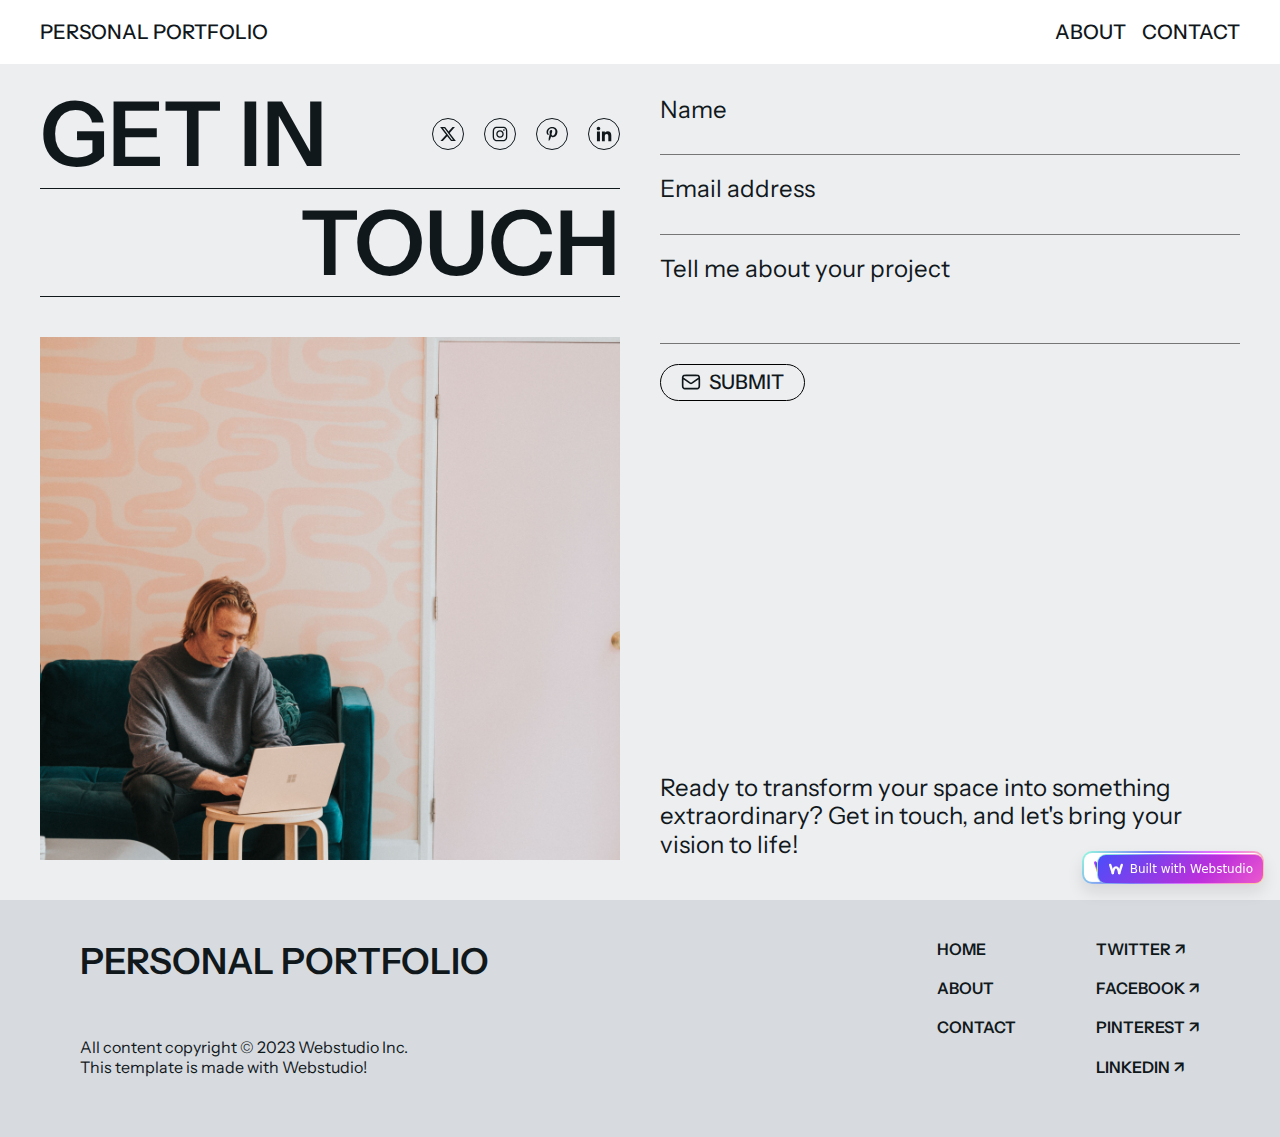
<file: contact/index.html>
<!doctype html>
<html
  lang="en"
  data-ws-project="ae54330e-f07a-483b-8d53-1dfb7371e127"
  data-ws-last-published="2025-11-11T20:00:34.547Z"
>
  <head>
    <link
      rel="stylesheet"
      type="text/css"
      href="/assets/static/app_generated_index-6937cd5a.BjfbilOe.css"
    />
    <meta charset="UTF-8" />
    <meta name="viewport" content="width=device-width,initial-scale=1" />
    <link
      rel="preload"
      as="image"
      imagesrcset="/assets/logo-icon-color_7lPMMn5N1_sztj7QUZvvx.svg 384w, /assets/logo-icon-color_7lPMMn5N1_sztj7QUZvvx.svg 640w, /assets/logo-icon-color_7lPMMn5N1_sztj7QUZvvx.svg 750w, /assets/logo-icon-color_7lPMMn5N1_sztj7QUZvvx.svg 828w, /assets/logo-icon-color_7lPMMn5N1_sztj7QUZvvx.svg 1080w, /assets/logo-icon-color_7lPMMn5N1_sztj7QUZvvx.svg 1200w, /assets/logo-icon-color_7lPMMn5N1_sztj7QUZvvx.svg 1920w, /assets/logo-icon-color_7lPMMn5N1_sztj7QUZvvx.svg 2048w, /assets/logo-icon-color_7lPMMn5N1_sztj7QUZvvx.svg 3840w"
      imagesizes="(min-width: 1280px) 50vw, 100vw"
    />
    <meta property="og:url" content="https://url/contact" />
    <title>Contact</title>
    <meta property="og:title" content="Contact" />
    <meta property="og:type" content="website" />
    <meta property="og:image" />
    <meta property="twitter:card" content="summary_large_image" />
    <link
      rel="preload"
      href="/assets/InstrumentSans-VariableFont_wdth_wght_o3etf9mcJeUAJ0jUkHwMF.ttf"
      as="font"
      crossorigin="anonymous"
    />
    <link
      rel="preload"
      href="/assets/Portfolio__Icon_VC6lMDbymwZEJV7H7JBQ3.svg"
      as="image"
    />
    <link
      rel="preload"
      href="/assets/Contact_Icon_White_67_HWShh4J6gTKgI61jvg.svg"
      as="image"
    />
  </head>
  <body class="w-body">
    <div class="w-box c11lapjv c1tmx3h cjgcbjj cejhttc chvjn1z c7p2prc czw8boz">
      <div style="display: contents">
        <div style="display: contents">
          <div class="w-box c1sotb2x c1qk1h6g c1osc9n6 c1awg9k3 cyw754m">
            <div
              class="w-box c8nk80o c13x75cb cpeqh71 cqq2eg1 c18xl9bf cx9qu6t c1xrbobn ckydxof cunu00i cwy7e20 ctskr9n"
            >
              <a
                href="/"
                target="_self"
                prefetch="intent"
                class="w-link c1o8hml3 cejhttc c1ad1g5y c15lgcvk c1f6jgc2 c1qo8o4l clu3ty5"
                >Personal Portfolio</a
              >
              <div class="w-box c8nk80o c1ogvzo5 cqq2eg1 c18xl9bf c1fpug7s">
                <a
                  href="/about"
                  target="_self"
                  prefetch="intent"
                  class="w-link c1o8hml3 cejhttc c1ad1g5y c15lgcvk c1f6jgc2 c1qo8o4l c2lsnmx clu3ty5"
                  >About</a
                ><a
                  href="/contact"
                  target="_self"
                  prefetch="intent"
                  class="w-link cejhttc c1o8hml3 c1ad1g5y c15lgcvk c1f6jgc2 c1qo8o4l c2lsnmx clu3ty5"
                  >Contact</a
                >
              </div>
              <button
                type="button"
                class="w-button c13pijs9 c1scknq9 c13x75cb c7d3819 cenum42 cnewxw7 ch5h01i c1b9bckd ck9ixjl cf0pfnd c1ad1g5y cz2nl1p c1dt4ltr cn250fx c1busqa9 cgt1h5s c2dclm4 c12hgpsa c122p7hh cmxx3nh c1mxk2vx ccjcf51"
                aria-haspopup="dialog"
                aria-expanded="false"
                aria-controls="radix-:R36:"
                data-state="closed"
              >
                <div class="w-html-embed">
                  <svg
                    xmlns="http://www.w3.org/2000/svg"
                    viewBox="0 0 22 22"
                    fill="currentColor"
                    width="100%"
                    height="100%"
                    style="display: block"
                  >
                    <path
                      fill-rule="evenodd"
                      d="M2 5.998a.75.75 0 0 1 .75-.75h16.5a.75.75 0 0 1 0 1.5H2.75a.75.75 0 0 1-.75-.75Zm0 5.5a.75.75 0 0 1 .75-.75h16.5a.75.75 0 0 1 0 1.5H2.75a.75.75 0 0 1-.75-.75Zm0 5.5a.75.75 0 0 1 .75-.75h16.5a.75.75 0 0 1 0 1.5H2.75a.75.75 0 0 1-.75-.75Z"
                      clip-rule="evenodd"
                    />
                  </svg>
                </div>
              </button>
            </div>
          </div>
        </div>
      </div>
      <div
        class="w-box c2ueoyp cwy7e20 ctskr9n czeayd3 c1d3r4j5 cd5r7jh ckydxof cunu00i c8nk80o c1a6r51h cyrajba co923ah c1cnh0oy"
      >
        <div class="w-box c68bo36 c8nk80o c14pfhm5 c1a6r51h cyrajba cowsn86">
          <div class="w-box c7p2prc">
            <h1 class="w-heading cgiqncz cuuasv7 c8nk80o c14pfhm5">
              <div
                class="w-text c1ol8vgd c15lgcvk c1lywmer c1ivme3m cd1rmow c1e3pejf c1t418cu ct22p2k cfzi32s c8og876 c140jchj c152fx7m"
              >
                Get In
              </div>
              <div
                class="w-text c1ol8vgd c15lgcvk c1lywmer c1ivme3m cd1rmow c1e3pejf c1t418cu ct22p2k cfzi32s c8og876 c1bcgmvt c140jchj c152fx7m"
              >
                Touch
              </div>
            </h1>
            <div
              class="w-box c4atwyc c1qk1h6g cfsrdu1 c14pfhm5 c42d2do c1t7dt52 c8nk80o c1r351e c1rzjbxv c9zn0lm c1ervskt c16s5z56 c1mv0i7u c1yhcypo c8r9u4b c1qebk47 cs5r0r4 c1wudvpy cbd1ctl"
            >
              <div
                class="w-box cq68ihc c8nk80o c13x75cb cyqg6ud c1n9yegh c1f37pet c1cxcrgv c1n81g8p c1fcxglx cm00p69 cme02t3"
              >
                <div style="display: contents">
                  <div style="display: contents">
                    <a
                      target="_blank"
                      href="https://webstudio.is/"
                      class="w-link c1dt4ltr cz2nl1p cejhttc c1ivme3m cd1rmow c1e3pejf c1t418cu cnllpgu c1i1aojq c1yuknh1 c1qzzmdv c8nk80o cvcugnk c8iap09 c126hovt"
                      ><div class="w-html-embed">
                        <svg
                          xmlns="http://www.w3.org/2000/svg"
                          width="100%"
                          height="100%"
                          viewBox="0 0 32 32"
                          fill="none"
                        >
                          <path
                            d="M24.0516 3.3457H28.3452L18.9651 14.0671L30 28.6564H21.3598L14.5924 19.8081L6.84902 28.6564H2.55291L12.5858 17.1887L2 3.3457H10.8596L16.9767 11.4335L24.0516 3.3457ZM22.5448 26.0864H24.9238L9.56687 5.78073H7.01386L22.5448 26.0864Z"
                            fill="currentcolor
"
                          ></path>
                        </svg></div
                    ></a>
                  </div>
                </div>
                <div style="display: contents">
                  <div style="display: contents">
                    <a
                      target="_blank"
                      href="https://webstudio.is/"
                      class="w-link c1dt4ltr cz2nl1p c8nk80o cejhttc c1ivme3m cd1rmow c1e3pejf c1t418cu cnllpgu c1i1aojq c1yuknh1 c1qzzmdv cvcugnk c126hovt c8iap09"
                      ><div class="w-html-embed">
                        <svg
                          xmlns="http://www.w3.org/2000/svg"
                          width="100%"
                          height="100%"
                          viewBox="0 0 32 32"
                          fill="none"
                        >
                          <path
                            fill-rule="evenodd"
                            clip-rule="evenodd"
                            d="M16 9.32426C12.313 9.32426 9.32426 12.313 9.32426 16C9.32426 19.6868 12.313 22.6756 16 22.6756C19.6868 22.6756 22.6756 19.6868 22.6756 16C22.6756 12.313 19.6868 9.32426 16 9.32426ZM16 20.3333C13.6067 20.3333 11.6666 18.3932 11.6666 16C11.6666 13.6067 13.6067 11.6666 16 11.6666C18.3932 11.6666 20.3333 13.6067 20.3333 16C20.3333 18.3932 18.3932 20.3333 16 20.3333Z"
                            fill="currentcolor"
                          ></path>
                          <path
                            d="M22.9422 10.6203C23.8038 10.6203 24.5023 9.92187 24.5023 9.06029C24.5023 8.19872 23.8038 7.50032 22.9422 7.50032C22.0807 7.50032 21.3822 8.19872 21.3822 9.06029C21.3822 9.92187 22.0807 10.6203 22.9422 10.6203Z"
                            fill="currentcolor"
                          ></path>
                          <path
                            fill-rule="evenodd"
                            clip-rule="evenodd"
                            d="M16 3C12.4694 3 12.0267 3.01497 10.6401 3.07823C9.25642 3.14139 8.3114 3.36112 7.48445 3.68251C6.62959 4.01473 5.90461 4.45925 5.1819 5.18195C4.45919 5.90466 4.01468 6.62964 3.68246 7.48451C3.36107 8.3114 3.14134 9.25642 3.07818 10.6401C3.01491 12.0267 3 12.4694 3 16C3 19.5306 3.01491 19.9733 3.07818 21.3599C3.14134 22.7436 3.36107 23.6886 3.68246 24.5155C4.01468 25.3704 4.45919 26.0953 5.1819 26.8181C5.90461 27.5408 6.62959 27.9853 7.48445 28.3175C8.3114 28.6389 9.25642 28.8587 10.6401 28.9218C12.0267 28.985 12.4694 29 16 29C19.5306 29 19.9733 28.985 21.3599 28.9218C22.7436 28.8587 23.6886 28.6389 24.5155 28.3175C25.3704 27.9853 26.0953 27.5408 26.8181 26.8181C27.5408 26.0953 27.9853 25.3704 28.3175 24.5155C28.6389 23.6886 28.8587 22.7436 28.9218 21.3599C28.985 19.9733 29 19.5306 29 16C29 12.4694 28.985 12.0267 28.9218 10.6401C28.8587 9.25642 28.6389 8.3114 28.3175 7.48451C27.9853 6.62964 27.5408 5.90466 26.8181 5.18195C26.0953 4.45925 25.3704 4.01473 24.5155 3.68251C23.6886 3.36112 22.7436 3.14139 21.3599 3.07823C19.9733 3.01497 19.5306 3 16 3ZM16 5.34239C19.4711 5.34239 19.8823 5.3556 21.2531 5.41814C22.5206 5.47599 23.2089 5.68777 23.667 5.86575C24.2738 6.10158 24.7069 6.38334 25.1618 6.83822C25.6167 7.29311 25.8984 7.72622 26.1342 8.33297C26.3123 8.79106 26.5241 9.4794 26.5819 10.7469C26.6444 12.1177 26.6577 12.5289 26.6577 16C26.6577 19.4711 26.6444 19.8823 26.5819 21.2531C26.5241 22.5206 26.3123 23.2089 26.1342 23.667C25.8984 24.2738 25.6167 24.7069 25.1618 25.1618C24.7069 25.6167 24.2738 25.8984 23.667 26.1342C23.2089 26.3123 22.5206 26.5241 21.2531 26.5819C19.8825 26.6444 19.4714 26.6577 16 26.6577C12.5286 26.6577 12.1175 26.6444 10.7469 26.5819C9.4794 26.5241 8.79106 26.3123 8.33297 26.1342C7.72617 25.8984 7.29311 25.6167 6.83817 25.1618C6.38329 24.7069 6.10153 24.2738 5.86575 23.667C5.68772 23.2089 5.47594 22.5206 5.41809 21.2531C5.35555 19.8823 5.34234 19.4711 5.34234 16C5.34234 12.5289 5.35555 12.1177 5.41809 10.7469C5.47594 9.4794 5.68772 8.79106 5.86575 8.33297C6.10153 7.72622 6.38329 7.29311 6.83817 6.83822C7.29311 6.38334 7.72617 6.10158 8.33297 5.86575C8.79106 5.68777 9.4794 5.47599 10.7469 5.41814C12.1177 5.3556 12.5289 5.34239 16 5.34239Z"
                            fill="currentcolor"
                          ></path>
                        </svg></div
                    ></a>
                  </div>
                </div>
                <div style="display: contents">
                  <div style="display: contents">
                    <a
                      target="_blank"
                      href="https://webstudio.is/"
                      class="w-link c1dt4ltr cz2nl1p c8nk80o c1ivme3m cd1rmow c1e3pejf c1t418cu cnllpgu c1i1aojq c1yuknh1 c1qzzmdv cejhttc cvcugnk c8iap09 c126hovt"
                      ><div class="w-html-embed">
                        <svg
                          xmlns="http://www.w3.org/2000/svg"
                          width="100%"
                          height="100%"
                          viewBox="0 0 32 32"
                          fill="none"
                        >
                          <path
                            d="M9.10234 17.7908C9.39008 17.8867 9.77372 17.7908 9.86963 17.4072C9.96555 17.1194 10.0615 16.544 10.1574 16.2562C10.2533 15.8726 10.2533 15.7767 9.96555 15.4889C9.39008 14.8176 9.00643 13.9544 9.00643 12.7075C9.00643 9.06287 11.692 5.80188 16.1039 5.80188C19.9403 5.80188 22.0504 8.19967 22.0504 11.2688C22.0504 15.393 20.2281 18.9418 17.4466 18.9418C15.9121 18.9418 14.857 17.6949 15.1448 16.1603C15.6243 14.338 16.3916 12.4198 16.3916 11.077C16.3916 9.92607 15.7202 8.96696 14.4734 8.96696C12.9388 8.96696 11.692 10.5975 11.692 12.7075C11.692 14.0503 12.1715 15.0094 12.1715 15.0094C12.1715 15.0094 10.6369 21.6273 10.3492 22.8741C9.77372 25.176 10.2533 28.0534 10.3492 28.3411C10.3492 28.5329 10.6369 28.5329 10.7328 28.437C10.8288 28.2452 12.747 26.0392 13.3225 23.7373C13.5143 23.066 14.3775 19.805 14.3775 19.805C14.857 20.7641 16.2957 21.6273 17.9262 21.6273C22.53 21.6273 25.695 17.4072 25.695 11.7484C25.695 7.52829 22.0504 3.5 16.5834 3.5C9.77372 3.5 6.32091 8.39149 6.32091 12.5157C6.12909 14.8176 7.0882 17.0235 9.10234 17.7908Z"
                            fill="currentcolor"
                          ></path>
                        </svg></div
                    ></a>
                  </div>
                </div>
                <div style="display: contents">
                  <div style="display: contents">
                    <a
                      target="_blank"
                      href="https://webstudio.is/"
                      class="w-link c1dt4ltr cz2nl1p c8nk80o cejhttc c1ivme3m cd1rmow c1e3pejf c1t418cu cnllpgu c1i1aojq c1yuknh1 c1qzzmdv cvcugnk c8iap09 c126hovt"
                      ><div class="w-html-embed">
                        <svg
                          xmlns="http://www.w3.org/2000/svg"
                          width="100%"
                          height="100%"
                          viewBox="0 0 32 32"
                          fill="none"
                        >
                          <path
                            fill-rule="evenodd"
                            clip-rule="evenodd"
                            d="M6.19097 9.38193C7.96372 9.38193 9.38193 7.96372 9.38193 6.19097C9.38193 4.41821 7.96372 3 6.19097 3C4.41821 3 3 4.41821 3 6.19097C3 7.96372 4.41821 9.38193 6.19097 9.38193ZM8.79225 11.6267H3.47397V28.9997H8.79225V11.6267ZM20.7266 16.0003C18.5993 16.0003 17.4174 17.4186 17.4174 19.9004C17.4174 22.5005 17.4174 29.0006 17.5356 29.0006H12.3355V11.6275H17.5356V13.9912C17.5356 13.9912 19.072 11.1548 22.7357 11.1548C26.3994 11.1548 28.9994 13.4003 28.9994 18.0095V29.0006H23.6812V19.9004C23.6812 17.4186 22.7357 16.0003 20.7266 16.0003Z"
                            fill="currentcolor"
                          ></path>
                        </svg></div
                    ></a>
                  </div>
                </div>
                <div style="display: contents">
                  <div style="display: contents"></div>
                </div>
                <div style="display: contents">
                  <div style="display: contents"></div>
                </div>
                <div style="display: contents">
                  <div style="display: contents"></div>
                </div>
                <div style="display: contents">
                  <div style="display: contents"></div>
                </div>
              </div>
            </div>
          </div>
          <div class="w-box c68bo36 c1661bk4 c1qutx8k c1outejm csvdpo4">
            <img
              alt=""
              src="/assets/surface-EjAbk2U3REE-unsplash_i_xnM86Z-9-RlfTSFRgzj.jpeg"
              class="w-image c68bo36 c1661bk4 c1ttc2dv"
              sizes="(min-width: 1280px) 50vw, 100vw"
              srcset="
                /assets/surface-EjAbk2U3REE-unsplash_i_xnM86Z-9-RlfTSFRgzj.jpeg  384w,
                /assets/surface-EjAbk2U3REE-unsplash_i_xnM86Z-9-RlfTSFRgzj.jpeg  640w,
                /assets/surface-EjAbk2U3REE-unsplash_i_xnM86Z-9-RlfTSFRgzj.jpeg  750w,
                /assets/surface-EjAbk2U3REE-unsplash_i_xnM86Z-9-RlfTSFRgzj.jpeg  828w,
                /assets/surface-EjAbk2U3REE-unsplash_i_xnM86Z-9-RlfTSFRgzj.jpeg 1080w,
                /assets/surface-EjAbk2U3REE-unsplash_i_xnM86Z-9-RlfTSFRgzj.jpeg 1200w,
                /assets/surface-EjAbk2U3REE-unsplash_i_xnM86Z-9-RlfTSFRgzj.jpeg 1920w,
                /assets/surface-EjAbk2U3REE-unsplash_i_xnM86Z-9-RlfTSFRgzj.jpeg 2048w,
                /assets/surface-EjAbk2U3REE-unsplash_i_xnM86Z-9-RlfTSFRgzj.jpeg 3840w
              "
              decoding="async"
              loading="lazy"
            />
          </div>
        </div>
        <div
          class="w-box c68bo36 c1w5cw8z cowsn86 c8nk80o c14pfhm5 c1a6r51h cyrajba cpeqh71"
        >
          <form
            class="w-webhook-form c8nk80o c14pfhm5 c1n9yegh c1f37pet c1ymqaea cyqg6ud"
          >
            <div class="w-box">
              <label class="w-input-label">Name</label
              ><input
                type="text"
                required=""
                class="w-text-input c68bo36 cfzi32s ct22p2k c8og876 c1scknq9 co51bl3 c13yiahk"
                name="name"
              />
            </div>
            <div class="w-box">
              <label class="w-input-label">Email address</label
              ><input
                type="email"
                required=""
                class="w-text-input c68bo36 cfzi32s ct22p2k c8og876 c1scknq9 co51bl3 c13yiahk"
                name="email"
              />
            </div>
            <div class="w-box">
              <label class="w-input-label">Tell me about your project</label
              ><textarea
                name="Message"
                required=""
                class="w-text-area c68bo36 cfzi32s ct22p2k c8og876 c1scknq9 co51bl3 c13yiahk"
              ></textarea>
            </div>
            <button
              type="submit"
              class="w-button cnhmrg7 cv8693i c1mfbi5p c1wfmwzd c1od6hx9 ceo1y7m c1ivme3m cd1rmow c1e3pejf c1t418cu c9jfr10 c4efqah c4xxk3j c1dvfaiy c1f6jgc2 cejhttc c8nk80o c13x75cb cyqg6ud c1inq1yc c1scknq9 c1c40v9p cjq2ygk c91j3x2 cmk8m2m c13trlse c13qd8os c16v63p8 c2j77oj c8iap09 c12qkri5 co72ipd"
            >
              <div class="w-box c1fyjyvq cqxga0r"></div>
              <span class="w-text c1o8hml3 c1ad1g5y c15lgcvk c1f6jgc2 c1qo8o4l"
                >Submit</span
              >
            </button>
          </form>
          <div class="w-text">
            Ready to transform your space into something extraordinary? Get in
            touch, and let&#x27;s bring your vision to life!
          </div>
        </div>
      </div>
      <div style="display: contents">
        <div style="display: contents">
          <div class="w-box cz2kf56 c7p2prc">
            <div
              class="w-box c1bsu9b6 c1nt4a8i c3lk5pa c1eq3wrs c6b6nxe c1rllvmm cynkcnm c8nk80o c1a6r51h cyrajba cpeqh71 c15cspf0 c6kwm01 c18m0pjh c7in0j3 c14cp74y c1hfs0g9 cuyrjma c2ueoyp"
            >
              <div class="w-box c8nk80o c14pfhm5">
                <h1
                  class="w-heading c1lywmer c1e75frj c15lgcvk cgiqncz culjnom c1j8ubra c1we5scq c1m5tofo c175li3f"
                >
                  Personal Portfolio
                </h1>
                <div class="w-text c1ytpk7j c6mllus c1i2stb4">
                  All content copyright © 2023 Webstudio Inc.<br />This
                  template is made with Webstudio!
                </div>
              </div>
              <div class="w-box c8nk80o cir24w6 c1b6azdr">
                <div
                  class="w-box c8nk80o c14pfhm5 c1n9yegh c1f37pet culjnom c1j8ubra c1m5tofo"
                >
                  <a
                    href="/"
                    target="_self"
                    prefetch="intent"
                    class="w-link cejhttc c1f6jgc2 c15lgcvk c1ytpk7j c1lywmer clu3ty5"
                    >Home</a
                  ><a
                    href="/about"
                    target="_self"
                    prefetch="intent"
                    class="w-link cejhttc c1f6jgc2 c15lgcvk c1ytpk7j c1lywmer clu3ty5"
                    >About</a
                  ><a
                    href="/contact"
                    target="_self"
                    prefetch="intent"
                    class="w-link cejhttc c1f6jgc2 c15lgcvk c1ytpk7j c1lywmer clu3ty5"
                    >Contact</a
                  >
                </div>
                <div
                  class="w-box c8nk80o c14pfhm5 c1n9yegh c1f37pet culjnom c1j8ubra c1m5tofo"
                >
                  <a
                    href="https://twitter.com/home"
                    target="_blank"
                    prefetch="none"
                    class="w-link cejhttc c1f6jgc2 c15lgcvk c1ytpk7j c1lywmer clu3ty5"
                    >Twitter ↗</a
                  ><a
                    href="https://www.facebook.com/"
                    target="_blank"
                    prefetch="none"
                    class="w-link cejhttc c1f6jgc2 c15lgcvk c1ytpk7j c1lywmer clu3ty5"
                    >Facebook ↗</a
                  ><a
                    href="https://www.pinterest.com/"
                    target="_blank"
                    prefetch="none"
                    class="w-link cejhttc c1f6jgc2 c15lgcvk c1ytpk7j c1lywmer clu3ty5"
                    >Pinterest ↗</a
                  ><a
                    href="https://www.linkedin.com/feed/"
                    target="_blank"
                    prefetch="none"
                    class="w-link cejhttc c1f6jgc2 c15lgcvk c1ytpk7j c1lywmer clu3ty5"
                    >LinkedIn ↗</a
                  >
                </div>
              </div>
              <div class="w-text c1ytpk7j c13pijs9 c1ikruxj c6mllus c1vu9gqi">
                All content copyright © 2023 Webstudio Inc.<br />This template
                is made with Webstudio!
              </div>
            </div>
          </div>
          <a
            href="https://webstudio.is/?via=badge"
            target="_blank"
            class="w-element c1qw1566 c1cwdvcv c1xggkzv c13x75cb c7d3819 c1sotb2x c1lvvlgh c1mfbi5p c1r8ow2h c1wfmwzd c1nl8f8o c5mxgt2 c1cioz46 c1tb56a0 c5msy9o c8056mw c1ad1g5y cmebbpp c19eixaq cm5qwnj c1k32nrs c40h0uf c1f6jgc2 c1czqz82 cxbwle7 c1olsrci c1q3n1l7 ci0a9qm"
            ><div class="w-html-embed c1jru4eg c10c7zpi cvjor4z c1j8ubra">
              <svg
                xmlns="http://www.w3.org/2000/svg"
                fill="currentColor"
                viewBox="0 0 16 16"
                width="100%"
                height="100%"
                style="display: block"
              >
                <path
                  fill-rule="evenodd"
                  d="m12.32 12.416 2.62-8.085a1.205 1.205 0 1 0-2.292-.746l-2.62 8.084a1.205 1.205 0 1 0 2.292.747Z"
                  clip-rule="evenodd"
                />
                <path
                  fill-rule="evenodd"
                  d="M8 7.624c.297 0 .517.175.704.394.207.243.373.545.514.866.634 1.44.753 3.241.753 3.241a1.206 1.206 0 0 0 1.285 1.122 1.207 1.207 0 0 0 1.12-1.287s-.16-2.25-.952-4.05C10.744 6.364 9.594 5.208 8 5.208c-1.594 0-2.744 1.156-3.424 2.7-.792 1.8-.951 4.05-.951 4.05a1.207 1.207 0 0 0 1.12 1.288 1.206 1.206 0 0 0 1.284-1.122s.119-1.8.753-3.24a3.52 3.52 0 0 1 .514-.867c.187-.22.406-.394.704-.394Z"
                  clip-rule="evenodd"
                />
                <path
                  fill-rule="evenodd"
                  d="M5.973 11.669 3.352 3.585a1.205 1.205 0 1 0-2.293.746l2.622 8.084a1.205 1.205 0 1 0 2.292-.746Z"
                  clip-rule="evenodd"
                />
              </svg>
            </div>
            <div class="w-element">Built with Webstudio</div></a
          >
        </div>
      </div>
      <div style="display: contents">
        <div style="display: contents">
          <a
            href="https://webstudio.is/"
            prefetch="none"
            target="_self"
            aria-label=""
            rel="nofollow"
            class="w-link c19qz7wv c1sotb2x c5mxgt2 c1cioz46 ciczvz4 c1mfbi5p c1wfmwzd c1r8ow2h c1nl8f8o c1ffxanp c1ejq3ur cpu5vp4 cdudh13 csz3l39 c12e8323 c1czqz82 c1wtbka8 cxbwle7 cc9vr3t c8nk80o c1xggkzv c1cwdvcv c87zxbu c1f6jgc2 cc7l5r4 c15qos1m cjryxmg c1qml65g c1k0upc9 cg2k4z6 c1rr2dg6 c1ggqdn cro475l cesp10d"
            ><img
              alt=""
              src="/assets/logo-icon-color_7lPMMn5N1_sztj7QUZvvx.svg"
              aria-hidden="true"
              class="w-image c4d1sdx c10c7zpi"
              sizes="(min-width: 1280px) 50vw, 100vw"
              srcset="
                /assets/logo-icon-color_7lPMMn5N1_sztj7QUZvvx.svg  384w,
                /assets/logo-icon-color_7lPMMn5N1_sztj7QUZvvx.svg  640w,
                /assets/logo-icon-color_7lPMMn5N1_sztj7QUZvvx.svg  750w,
                /assets/logo-icon-color_7lPMMn5N1_sztj7QUZvvx.svg  828w,
                /assets/logo-icon-color_7lPMMn5N1_sztj7QUZvvx.svg 1080w,
                /assets/logo-icon-color_7lPMMn5N1_sztj7QUZvvx.svg 1200w,
                /assets/logo-icon-color_7lPMMn5N1_sztj7QUZvvx.svg 1920w,
                /assets/logo-icon-color_7lPMMn5N1_sztj7QUZvvx.svg 2048w,
                /assets/logo-icon-color_7lPMMn5N1_sztj7QUZvvx.svg 3840w
              "
              decoding="async"
              loading="eager"
            />
            <div class="w-text c7yzlmz c1ad1g5y cejhttc">
              Built with Webstudio
            </div></a
          >
        </div>
      </div>
    </div>
    <script id="vike_pageContext" type="application/json">
      {
        "_urlRewrite": null,
        "pageId": "/pages/contact",
        "routeParams": {},
        "data": {
          "url": "https://url/contact",
          "system": {
            "params": {},
            "search": {},
            "origin": "https://url",
            "pathname": "/contact"
          },
          "resources": {},
          "pageMeta": {
            "title": "Contact",
            "description": "",
            "excludePageFromSearch": "!undefined",
            "language": "!undefined",
            "socialImageAssetName": "contact_QkKv0gfmEVaEjmCFh5wM2.png",
            "socialImageUrl": "!undefined",
            "status": "!undefined",
            "redirect": "!undefined",
            "custom": []
          }
        }
      }
    </script>
    <script id="vike_globalContext" type="application/json">
      {}
    </script>
    <script
      src="/assets/entries/entry-server-routing.PKr1LCVk.js"
      type="module"
      async
    ></script>
    <link
      rel="modulepreload"
      href="/assets/entries/pages_contact.BfiBJD6f.js"
      as="script"
      type="text/javascript"
    /><link
      rel="modulepreload"
      href="/assets/chunks/chunk-WC0SVJ9R.js"
      as="script"
      type="text/javascript"
    />
  </body>
</html>
</file>
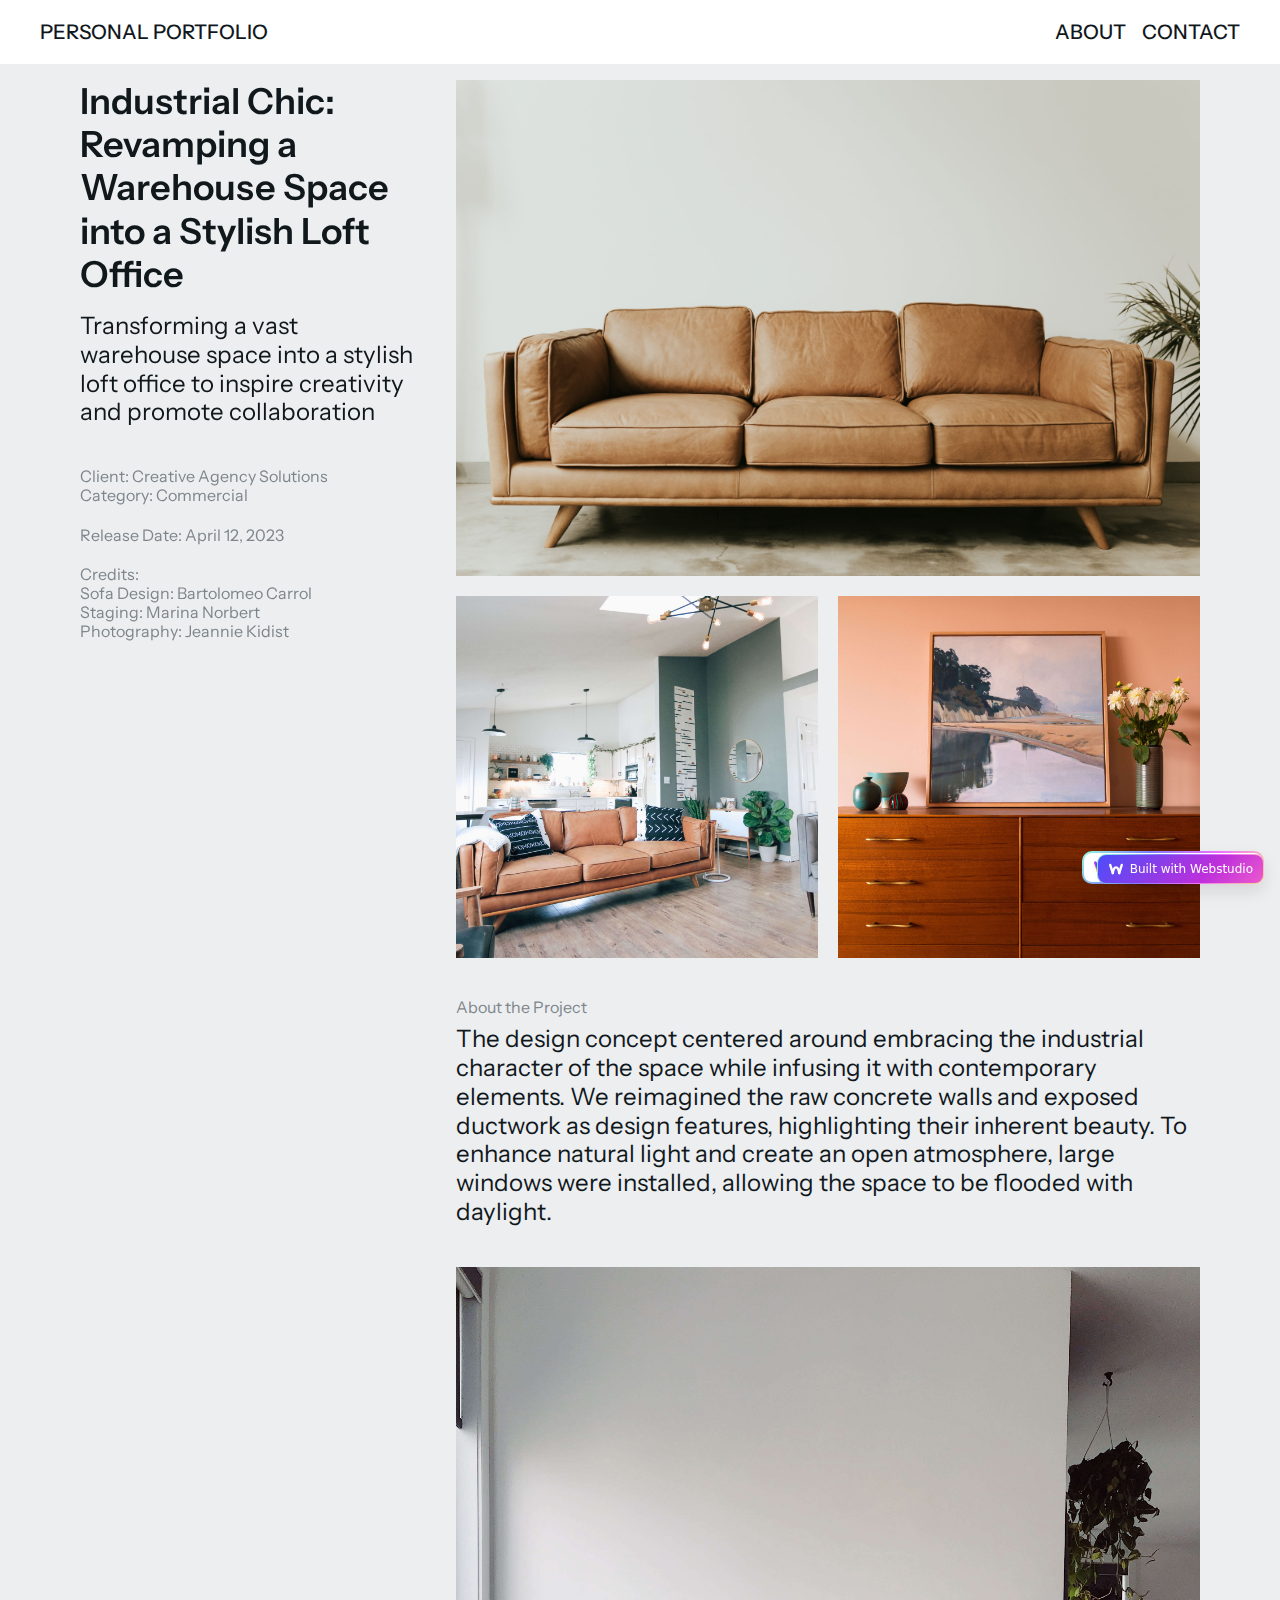
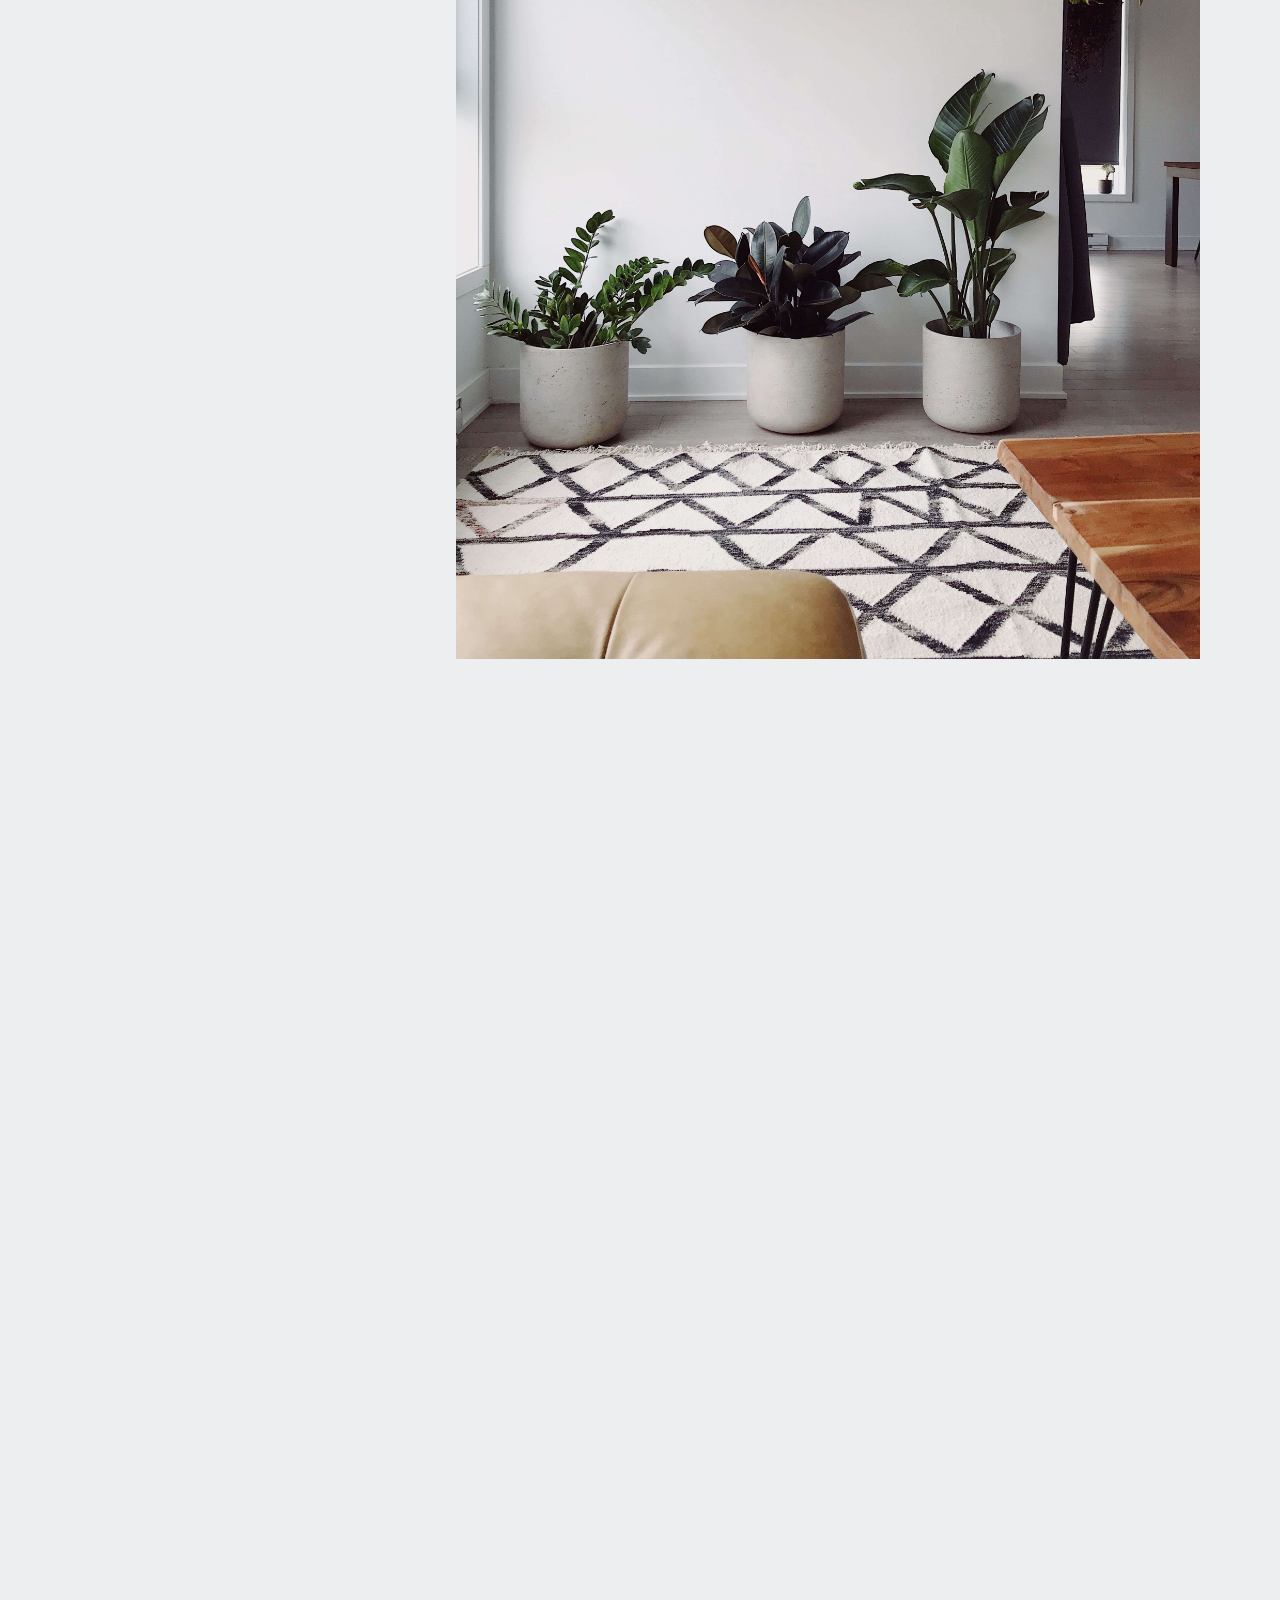
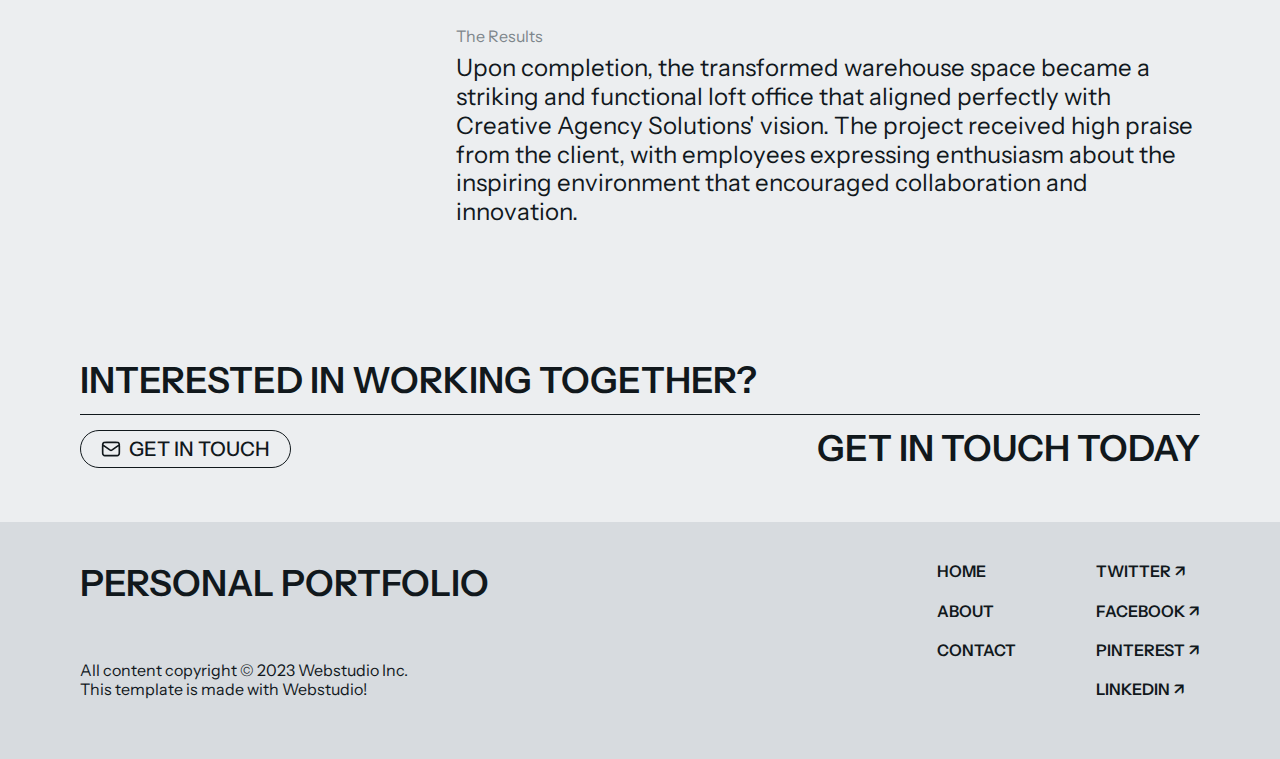
<file: project/index.html>
<!doctype html>
<html
  lang="en"
  data-ws-project="ae54330e-f07a-483b-8d53-1dfb7371e127"
  data-ws-last-published="2025-11-11T20:00:34.547Z"
>
  <head>
    <link
      rel="stylesheet"
      type="text/css"
      href="/assets/static/app_generated_index-6937cd5a.BjfbilOe.css"
    />
    <meta charset="UTF-8" />
    <meta name="viewport" content="width=device-width,initial-scale=1" />
    <link
      rel="preload"
      as="image"
      imagesrcset="/assets/logo-icon-color_7lPMMn5N1_sztj7QUZvvx.svg 384w, /assets/logo-icon-color_7lPMMn5N1_sztj7QUZvvx.svg 640w, /assets/logo-icon-color_7lPMMn5N1_sztj7QUZvvx.svg 750w, /assets/logo-icon-color_7lPMMn5N1_sztj7QUZvvx.svg 828w, /assets/logo-icon-color_7lPMMn5N1_sztj7QUZvvx.svg 1080w, /assets/logo-icon-color_7lPMMn5N1_sztj7QUZvvx.svg 1200w, /assets/logo-icon-color_7lPMMn5N1_sztj7QUZvvx.svg 1920w, /assets/logo-icon-color_7lPMMn5N1_sztj7QUZvvx.svg 2048w, /assets/logo-icon-color_7lPMMn5N1_sztj7QUZvvx.svg 3840w"
      imagesizes="(min-width: 1280px) 50vw, 100vw"
    />
    <meta property="og:url" content="https://url/project" />
    <title>Project</title>
    <meta property="og:title" content="Project" />
    <meta property="og:type" content="website" />
    <meta property="og:image" />
    <meta property="twitter:card" content="summary_large_image" />
    <link
      rel="preload"
      href="/assets/InstrumentSans-VariableFont_wdth_wght_o3etf9mcJeUAJ0jUkHwMF.ttf"
      as="font"
      crossorigin="anonymous"
    />
    <link
      rel="preload"
      href="/assets/Portfolio__Icon_VC6lMDbymwZEJV7H7JBQ3.svg"
      as="image"
    />
    <link
      rel="preload"
      href="/assets/Contact_Icon_White_67_HWShh4J6gTKgI61jvg.svg"
      as="image"
    />
  </head>
  <body class="w-body">
    <div class="w-box c11lapjv c1tmx3h cjgcbjj cejhttc chvjn1z c7p2prc czw8boz">
      <div style="display: contents">
        <div style="display: contents">
          <div class="w-box c1sotb2x c1qk1h6g c1osc9n6 c1awg9k3 cyw754m">
            <div
              class="w-box c8nk80o c13x75cb cpeqh71 cqq2eg1 c18xl9bf cx9qu6t c1xrbobn ckydxof cunu00i cwy7e20 ctskr9n"
            >
              <a
                href="/"
                target="_self"
                prefetch="intent"
                class="w-link c1o8hml3 cejhttc c1ad1g5y c15lgcvk c1f6jgc2 c1qo8o4l clu3ty5"
                >Personal Portfolio</a
              >
              <div class="w-box c8nk80o c1ogvzo5 cqq2eg1 c18xl9bf c1fpug7s">
                <a
                  href="/about"
                  target="_self"
                  prefetch="intent"
                  class="w-link c1o8hml3 cejhttc c1ad1g5y c15lgcvk c1f6jgc2 c1qo8o4l c2lsnmx clu3ty5"
                  >About</a
                ><a
                  href="/contact"
                  target="_self"
                  prefetch="intent"
                  class="w-link cejhttc c1o8hml3 c1ad1g5y c15lgcvk c1f6jgc2 c1qo8o4l c2lsnmx clu3ty5"
                  >Contact</a
                >
              </div>
              <button
                type="button"
                class="w-button c13pijs9 c1scknq9 c13x75cb c7d3819 cenum42 cnewxw7 ch5h01i c1b9bckd ck9ixjl cf0pfnd c1ad1g5y cz2nl1p c1dt4ltr cn250fx c1busqa9 cgt1h5s c2dclm4 c12hgpsa c122p7hh cmxx3nh c1mxk2vx ccjcf51"
                aria-haspopup="dialog"
                aria-expanded="false"
                aria-controls="radix-:R36:"
                data-state="closed"
              >
                <div class="w-html-embed">
                  <svg
                    xmlns="http://www.w3.org/2000/svg"
                    viewBox="0 0 22 22"
                    fill="currentColor"
                    width="100%"
                    height="100%"
                    style="display: block"
                  >
                    <path
                      fill-rule="evenodd"
                      d="M2 5.998a.75.75 0 0 1 .75-.75h16.5a.75.75 0 0 1 0 1.5H2.75a.75.75 0 0 1-.75-.75Zm0 5.5a.75.75 0 0 1 .75-.75h16.5a.75.75 0 0 1 0 1.5H2.75a.75.75 0 0 1-.75-.75Zm0 5.5a.75.75 0 0 1 .75-.75h16.5a.75.75 0 0 1 0 1.5H2.75a.75.75 0 0 1-.75-.75Z"
                      clip-rule="evenodd"
                    />
                  </svg>
                </div>
              </button>
            </div>
          </div>
        </div>
      </div>
      <div
        class="w-box c3lk5pa c1eq3wrs c6b6nxe c8nk80o c1a6r51h cyrajba citcu8z c15cspf0 c6kwm01 c61x9or c18m0pjh c7in0j3 c14cp74y c1cnh0oy c1hfs0g9 cuyrjma"
      >
        <div
          class="w-box c88nee9 culjnom c1j8ubra c1ks3y07 c1mpch1f c1d3r4j5 c8nk80o c14pfhm5 c1a6r51h cyrajba cbjhg1z c30l9u4 cuu498a"
        >
          <div class="w-box c8nk80o c14pfhm5 cqq2eg1 c18xl9bf">
            <h1 class="w-heading cgiqncz cuuasv7 c1lywmer c1e75frj c1we5scq">
              Industrial Chic: Revamping a Warehouse Space into a Stylish Loft
              Office
            </h1>
            <p class="w-paragraph cgiqncz cuuasv7">
              Transforming a vast warehouse space into a stylish loft office to
              inspire creativity and promote collaboration
            </p>
          </div>
          <div
            class="w-box c1ytpk7j cp19w54 c8nk80o c1n9yegh c1f37pet c14pfhm5 c6mllus c2y17za c19jgd6p"
          >
            <div
              class="w-box c8nk80o c14pfhm5 c1n9yegh c1f37pet culjnom c1j8ubra"
            >
              <div class="w-text">
                Client: Creative Agency Solutions<br />Category: Commercial
              </div>
              <div class="w-text">Release Date: April 12, 2023</div>
            </div>
            <div class="w-text culjnom c1j8ubra">
              Credits:<br />Sofa Design: Bartolomeo Carrol<br />Staging: Marina
              Norbert<br />Photography: Jeannie Kidist
            </div>
          </div>
        </div>
        <div class="w-box c8nk80o c14pfhm5 c1a6r51h cyrajba">
          <div class="w-box c8nk80o c14pfhm5 c1n9yegh c1f37pet">
            <div class="w-box c68bo36 c1qutx8k c1outejm c1igsn7p">
              <img
                alt=""
                src="/assets/paul-weaver-nWidMEQsnAQ-unsplash_Hd9bvJ49YlnnKKVNOBIT4.jpeg"
                class="w-image c68bo36 c1661bk4 c1ttc2dv c8fybya"
                sizes="(min-width: 1280px) 50vw, 100vw"
                srcset="
                  /assets/paul-weaver-nWidMEQsnAQ-unsplash_Hd9bvJ49YlnnKKVNOBIT4.jpeg  384w,
                  /assets/paul-weaver-nWidMEQsnAQ-unsplash_Hd9bvJ49YlnnKKVNOBIT4.jpeg  640w,
                  /assets/paul-weaver-nWidMEQsnAQ-unsplash_Hd9bvJ49YlnnKKVNOBIT4.jpeg  750w,
                  /assets/paul-weaver-nWidMEQsnAQ-unsplash_Hd9bvJ49YlnnKKVNOBIT4.jpeg  828w,
                  /assets/paul-weaver-nWidMEQsnAQ-unsplash_Hd9bvJ49YlnnKKVNOBIT4.jpeg 1080w,
                  /assets/paul-weaver-nWidMEQsnAQ-unsplash_Hd9bvJ49YlnnKKVNOBIT4.jpeg 1200w,
                  /assets/paul-weaver-nWidMEQsnAQ-unsplash_Hd9bvJ49YlnnKKVNOBIT4.jpeg 1920w,
                  /assets/paul-weaver-nWidMEQsnAQ-unsplash_Hd9bvJ49YlnnKKVNOBIT4.jpeg 2048w,
                  /assets/paul-weaver-nWidMEQsnAQ-unsplash_Hd9bvJ49YlnnKKVNOBIT4.jpeg 3840w
                "
                decoding="async"
                loading="lazy"
              />
            </div>
            <div class="w-box c18m0pjh c1n9yegh c1f37pet c8nk80o">
              <div class="w-box c68bo36 c1fyjyvq">
                <img
                  alt=""
                  src="/assets/kara-eads-L7EwHkq1B2s-unsplash_hZnqf6_CYa3hSkI38E38B.jpg"
                  class="w-image c68bo36 c1661bk4 c1ttc2dv"
                  sizes="(min-width: 1280px) 50vw, 100vw"
                  srcset="
                    /assets/kara-eads-L7EwHkq1B2s-unsplash_hZnqf6_CYa3hSkI38E38B.jpg  384w,
                    /assets/kara-eads-L7EwHkq1B2s-unsplash_hZnqf6_CYa3hSkI38E38B.jpg  640w,
                    /assets/kara-eads-L7EwHkq1B2s-unsplash_hZnqf6_CYa3hSkI38E38B.jpg  750w,
                    /assets/kara-eads-L7EwHkq1B2s-unsplash_hZnqf6_CYa3hSkI38E38B.jpg  828w,
                    /assets/kara-eads-L7EwHkq1B2s-unsplash_hZnqf6_CYa3hSkI38E38B.jpg 1080w,
                    /assets/kara-eads-L7EwHkq1B2s-unsplash_hZnqf6_CYa3hSkI38E38B.jpg 1200w,
                    /assets/kara-eads-L7EwHkq1B2s-unsplash_hZnqf6_CYa3hSkI38E38B.jpg 1920w,
                    /assets/kara-eads-L7EwHkq1B2s-unsplash_hZnqf6_CYa3hSkI38E38B.jpg 2048w,
                    /assets/kara-eads-L7EwHkq1B2s-unsplash_hZnqf6_CYa3hSkI38E38B.jpg 3840w
                  "
                  decoding="async"
                  loading="lazy"
                />
              </div>
              <div class="w-box c68bo36 c1fyjyvq">
                <img
                  alt=""
                  src="/assets/earl-wilcox-3xpQCOOe6hM-unsplash_2NerSMvO382JJHUQu1XdM.jpg"
                  class="w-image c68bo36 c1661bk4 c1ttc2dv"
                  sizes="(min-width: 1280px) 50vw, 100vw"
                  srcset="
                    /assets/earl-wilcox-3xpQCOOe6hM-unsplash_2NerSMvO382JJHUQu1XdM.jpg  384w,
                    /assets/earl-wilcox-3xpQCOOe6hM-unsplash_2NerSMvO382JJHUQu1XdM.jpg  640w,
                    /assets/earl-wilcox-3xpQCOOe6hM-unsplash_2NerSMvO382JJHUQu1XdM.jpg  750w,
                    /assets/earl-wilcox-3xpQCOOe6hM-unsplash_2NerSMvO382JJHUQu1XdM.jpg  828w,
                    /assets/earl-wilcox-3xpQCOOe6hM-unsplash_2NerSMvO382JJHUQu1XdM.jpg 1080w,
                    /assets/earl-wilcox-3xpQCOOe6hM-unsplash_2NerSMvO382JJHUQu1XdM.jpg 1200w,
                    /assets/earl-wilcox-3xpQCOOe6hM-unsplash_2NerSMvO382JJHUQu1XdM.jpg 1920w,
                    /assets/earl-wilcox-3xpQCOOe6hM-unsplash_2NerSMvO382JJHUQu1XdM.jpg 2048w,
                    /assets/earl-wilcox-3xpQCOOe6hM-unsplash_2NerSMvO382JJHUQu1XdM.jpg 3840w
                  "
                  decoding="async"
                  loading="lazy"
                />
              </div>
            </div>
          </div>
          <div class="w-box c8nk80o c14pfhm5 cnhmrg7 cv8693i">
            <div class="w-text c1ytpk7j cp19w54 c6mllus">About the Project</div>
            <p class="w-paragraph cgiqncz cuuasv7">
              The design concept centered around embracing the industrial
              character of the space while infusing it with contemporary
              elements. We reimagined the raw concrete walls and exposed
              ductwork as design features, highlighting their inherent beauty.
              To enhance natural light and create an open atmosphere, large
              windows were installed, allowing the space to be flooded with
              daylight.
            </p>
          </div>
          <div class="w-box c8nk80o c14pfhm5 c1n9yegh c1f37pet">
            <div class="w-box">
              <img
                alt=""
                src="/assets/lakeisha-bennett-WzP3YnV9T-U-unsplash_KqsPo2JMqnCIIap7zS7Cb.jpg"
                class="w-image c68bo36 c1661bk4 c1ttc2dv c1xkrcu9 c1igsn7p"
                sizes="(min-width: 1280px) 50vw, 100vw"
                srcset="
                  /assets/lakeisha-bennett-WzP3YnV9T-U-unsplash_KqsPo2JMqnCIIap7zS7Cb.jpg  384w,
                  /assets/lakeisha-bennett-WzP3YnV9T-U-unsplash_KqsPo2JMqnCIIap7zS7Cb.jpg  640w,
                  /assets/lakeisha-bennett-WzP3YnV9T-U-unsplash_KqsPo2JMqnCIIap7zS7Cb.jpg  750w,
                  /assets/lakeisha-bennett-WzP3YnV9T-U-unsplash_KqsPo2JMqnCIIap7zS7Cb.jpg  828w,
                  /assets/lakeisha-bennett-WzP3YnV9T-U-unsplash_KqsPo2JMqnCIIap7zS7Cb.jpg 1080w,
                  /assets/lakeisha-bennett-WzP3YnV9T-U-unsplash_KqsPo2JMqnCIIap7zS7Cb.jpg 1200w,
                  /assets/lakeisha-bennett-WzP3YnV9T-U-unsplash_KqsPo2JMqnCIIap7zS7Cb.jpg 1920w,
                  /assets/lakeisha-bennett-WzP3YnV9T-U-unsplash_KqsPo2JMqnCIIap7zS7Cb.jpg 2048w,
                  /assets/lakeisha-bennett-WzP3YnV9T-U-unsplash_KqsPo2JMqnCIIap7zS7Cb.jpg 3840w
                "
                decoding="async"
                loading="lazy"
              />
            </div>
            <div class="w-box">
              <img
                alt=""
                src="/assets/spacejoy-9M66C_w_ToM-unsplash_-2-5_TNecwsjZ5uxYh0DK.jpg"
                class="w-image c68bo36 c1661bk4 c1ttc2dv cimhlci c1igsn7p"
                sizes="(min-width: 1280px) 50vw, 100vw"
                srcset="
                  /assets/spacejoy-9M66C_w_ToM-unsplash_-2-5_TNecwsjZ5uxYh0DK.jpg  384w,
                  /assets/spacejoy-9M66C_w_ToM-unsplash_-2-5_TNecwsjZ5uxYh0DK.jpg  640w,
                  /assets/spacejoy-9M66C_w_ToM-unsplash_-2-5_TNecwsjZ5uxYh0DK.jpg  750w,
                  /assets/spacejoy-9M66C_w_ToM-unsplash_-2-5_TNecwsjZ5uxYh0DK.jpg  828w,
                  /assets/spacejoy-9M66C_w_ToM-unsplash_-2-5_TNecwsjZ5uxYh0DK.jpg 1080w,
                  /assets/spacejoy-9M66C_w_ToM-unsplash_-2-5_TNecwsjZ5uxYh0DK.jpg 1200w,
                  /assets/spacejoy-9M66C_w_ToM-unsplash_-2-5_TNecwsjZ5uxYh0DK.jpg 1920w,
                  /assets/spacejoy-9M66C_w_ToM-unsplash_-2-5_TNecwsjZ5uxYh0DK.jpg 2048w,
                  /assets/spacejoy-9M66C_w_ToM-unsplash_-2-5_TNecwsjZ5uxYh0DK.jpg 3840w
                "
                decoding="async"
                loading="lazy"
              />
            </div>
            <div class="w-box">
              <img
                alt=""
                src="/assets/toa-heftiba-FV3GConVSss-unsplash_8-PVVNvxXIt_GxAes0rKV.jpeg"
                class="w-image c68bo36 c1661bk4 c1ttc2dv c8fybya c1igsn7p"
                sizes="(min-width: 1280px) 50vw, 100vw"
                srcset="
                  /assets/toa-heftiba-FV3GConVSss-unsplash_8-PVVNvxXIt_GxAes0rKV.jpeg  384w,
                  /assets/toa-heftiba-FV3GConVSss-unsplash_8-PVVNvxXIt_GxAes0rKV.jpeg  640w,
                  /assets/toa-heftiba-FV3GConVSss-unsplash_8-PVVNvxXIt_GxAes0rKV.jpeg  750w,
                  /assets/toa-heftiba-FV3GConVSss-unsplash_8-PVVNvxXIt_GxAes0rKV.jpeg  828w,
                  /assets/toa-heftiba-FV3GConVSss-unsplash_8-PVVNvxXIt_GxAes0rKV.jpeg 1080w,
                  /assets/toa-heftiba-FV3GConVSss-unsplash_8-PVVNvxXIt_GxAes0rKV.jpeg 1200w,
                  /assets/toa-heftiba-FV3GConVSss-unsplash_8-PVVNvxXIt_GxAes0rKV.jpeg 1920w,
                  /assets/toa-heftiba-FV3GConVSss-unsplash_8-PVVNvxXIt_GxAes0rKV.jpeg 2048w,
                  /assets/toa-heftiba-FV3GConVSss-unsplash_8-PVVNvxXIt_GxAes0rKV.jpeg 3840w
                "
                decoding="async"
                loading="lazy"
              />
            </div>
          </div>
          <div class="w-box c8nk80o c14pfhm5 cnhmrg7 cv8693i">
            <div class="w-text c1ytpk7j cp19w54 c6mllus">The Results</div>
            <p class="w-paragraph cgiqncz cuuasv7">
              Upon completion, the transformed warehouse space became a striking
              and functional loft office that aligned perfectly with Creative
              Agency Solutions&#x27; vision. The project received high praise
              from the client, with employees expressing enthusiasm about the
              inspiring environment that encouraged collaboration and
              innovation.
            </p>
          </div>
        </div>
      </div>
      <div style="display: contents">
        <div style="display: contents">
          <div class="w-box chvjn1z c7p2prc">
            <div
              class="w-box c1bsu9b6 c1nt4a8i c3lk5pa c1eq3wrs c6b6nxe c1rllvmm co923ah c15cspf0 c6kwm01 c18m0pjh c7in0j3 c14cp74y c1hfs0g9 cuyrjma"
            >
              <h1
                class="w-heading cub4387 c1k14icg cgiqncz cuuasv7 c1lywmer c1e75frj c8nk80o c1n9yegh cyrajba c15lgcvk c1we5scq c2ueoyp c18m0pjh"
              >
                Interested in Working Together?
              </h1>
              <div
                class="w-box c8nk80o c13x75cb cpeqh71 c1ivme3m cd1rmow c1e3pejf c1t418cu cfzi32s c67ehv8 c8og876 ceob71o c1gzwxt8 c9zn0lm c2md8t4 c2ueoyp"
              >
                <div style="display: contents">
                  <div style="display: contents">
                    <a
                      target="_self"
                      href="/contact"
                      prefetch="intent"
                      class="w-link cnhmrg7 cv8693i c1mfbi5p c1wfmwzd c1od6hx9 ceo1y7m c1ivme3m cd1rmow c1e3pejf c1t418cu c9jfr10 c4efqah c4xxk3j c1dvfaiy c1f6jgc2 cejhttc c8nk80o c13x75cb cyqg6ud c1c40v9p cjq2ygk c91j3x2 cmk8m2m c13trlse c13qd8os c16v63p8 c2j77oj c8iap09 c12qkri5 co72ipd"
                      ><div class="w-box c1fyjyvq cqxga0r"></div>
                      <div
                        class="w-text c15lgcvk culjnom c1j8ubra c1o8hml3 c1ad1g5y c1f6jgc2 c1qo8o4l"
                      >
                        Get in touch
                      </div></a
                    >
                  </div>
                </div>
                <h1
                  class="w-heading cgiqncz cuuasv7 c1lywmer c1e75frj cub4387 c1k14icg c15lgcvk c1we5scq c1m5tofo csm9ex7"
                >
                  Get In Touch Today
                </h1>
              </div>
            </div>
          </div>
        </div>
      </div>
      <div style="display: contents">
        <div style="display: contents">
          <div class="w-box cz2kf56 c7p2prc">
            <div
              class="w-box c1bsu9b6 c1nt4a8i c3lk5pa c1eq3wrs c6b6nxe c1rllvmm cynkcnm c8nk80o c1a6r51h cyrajba cpeqh71 c15cspf0 c6kwm01 c18m0pjh c7in0j3 c14cp74y c1hfs0g9 cuyrjma c2ueoyp"
            >
              <div class="w-box c8nk80o c14pfhm5">
                <h1
                  class="w-heading c1lywmer c1e75frj c15lgcvk cgiqncz culjnom c1j8ubra c1we5scq c1m5tofo c175li3f"
                >
                  Personal Portfolio
                </h1>
                <div class="w-text c1ytpk7j c6mllus c1i2stb4">
                  All content copyright © 2023 Webstudio Inc.<br />This
                  template is made with Webstudio!
                </div>
              </div>
              <div class="w-box c8nk80o cir24w6 c1b6azdr">
                <div
                  class="w-box c8nk80o c14pfhm5 c1n9yegh c1f37pet culjnom c1j8ubra c1m5tofo"
                >
                  <a
                    href="/"
                    target="_self"
                    prefetch="intent"
                    class="w-link cejhttc c1f6jgc2 c15lgcvk c1ytpk7j c1lywmer clu3ty5"
                    >Home</a
                  ><a
                    href="/about"
                    target="_self"
                    prefetch="intent"
                    class="w-link cejhttc c1f6jgc2 c15lgcvk c1ytpk7j c1lywmer clu3ty5"
                    >About</a
                  ><a
                    href="/contact"
                    target="_self"
                    prefetch="intent"
                    class="w-link cejhttc c1f6jgc2 c15lgcvk c1ytpk7j c1lywmer clu3ty5"
                    >Contact</a
                  >
                </div>
                <div
                  class="w-box c8nk80o c14pfhm5 c1n9yegh c1f37pet culjnom c1j8ubra c1m5tofo"
                >
                  <a
                    href="https://twitter.com/home"
                    target="_blank"
                    prefetch="none"
                    class="w-link cejhttc c1f6jgc2 c15lgcvk c1ytpk7j c1lywmer clu3ty5"
                    >Twitter ↗</a
                  ><a
                    href="https://www.facebook.com/"
                    target="_blank"
                    prefetch="none"
                    class="w-link cejhttc c1f6jgc2 c15lgcvk c1ytpk7j c1lywmer clu3ty5"
                    >Facebook ↗</a
                  ><a
                    href="https://www.pinterest.com/"
                    target="_blank"
                    prefetch="none"
                    class="w-link cejhttc c1f6jgc2 c15lgcvk c1ytpk7j c1lywmer clu3ty5"
                    >Pinterest ↗</a
                  ><a
                    href="https://www.linkedin.com/feed/"
                    target="_blank"
                    prefetch="none"
                    class="w-link cejhttc c1f6jgc2 c15lgcvk c1ytpk7j c1lywmer clu3ty5"
                    >LinkedIn ↗</a
                  >
                </div>
              </div>
              <div class="w-text c1ytpk7j c13pijs9 c1ikruxj c6mllus c1vu9gqi">
                All content copyright © 2023 Webstudio Inc.<br />This template
                is made with Webstudio!
              </div>
            </div>
          </div>
          <a
            href="https://webstudio.is/?via=badge"
            target="_blank"
            class="w-element c1qw1566 c1cwdvcv c1xggkzv c13x75cb c7d3819 c1sotb2x c1lvvlgh c1mfbi5p c1r8ow2h c1wfmwzd c1nl8f8o c5mxgt2 c1cioz46 c1tb56a0 c5msy9o c8056mw c1ad1g5y cmebbpp c19eixaq cm5qwnj c1k32nrs c40h0uf c1f6jgc2 c1czqz82 cxbwle7 c1olsrci c1q3n1l7 ci0a9qm"
            ><div class="w-html-embed c1jru4eg c10c7zpi cvjor4z c1j8ubra">
              <svg
                xmlns="http://www.w3.org/2000/svg"
                fill="currentColor"
                viewBox="0 0 16 16"
                width="100%"
                height="100%"
                style="display: block"
              >
                <path
                  fill-rule="evenodd"
                  d="m12.32 12.416 2.62-8.085a1.205 1.205 0 1 0-2.292-.746l-2.62 8.084a1.205 1.205 0 1 0 2.292.747Z"
                  clip-rule="evenodd"
                />
                <path
                  fill-rule="evenodd"
                  d="M8 7.624c.297 0 .517.175.704.394.207.243.373.545.514.866.634 1.44.753 3.241.753 3.241a1.206 1.206 0 0 0 1.285 1.122 1.207 1.207 0 0 0 1.12-1.287s-.16-2.25-.952-4.05C10.744 6.364 9.594 5.208 8 5.208c-1.594 0-2.744 1.156-3.424 2.7-.792 1.8-.951 4.05-.951 4.05a1.207 1.207 0 0 0 1.12 1.288 1.206 1.206 0 0 0 1.284-1.122s.119-1.8.753-3.24a3.52 3.52 0 0 1 .514-.867c.187-.22.406-.394.704-.394Z"
                  clip-rule="evenodd"
                />
                <path
                  fill-rule="evenodd"
                  d="M5.973 11.669 3.352 3.585a1.205 1.205 0 1 0-2.293.746l2.622 8.084a1.205 1.205 0 1 0 2.292-.746Z"
                  clip-rule="evenodd"
                />
              </svg>
            </div>
            <div class="w-element">Built with Webstudio</div></a
          >
        </div>
      </div>
      <div style="display: contents">
        <div style="display: contents">
          <a
            href="https://webstudio.is/"
            prefetch="none"
            target="_self"
            aria-label=""
            rel="nofollow"
            class="w-link c19qz7wv c1sotb2x c5mxgt2 c1cioz46 ciczvz4 c1mfbi5p c1wfmwzd c1r8ow2h c1nl8f8o c1ffxanp c1ejq3ur cpu5vp4 cdudh13 csz3l39 c12e8323 c1czqz82 c1wtbka8 cxbwle7 cc9vr3t c8nk80o c1xggkzv c1cwdvcv c87zxbu c1f6jgc2 cc7l5r4 c15qos1m cjryxmg c1qml65g c1k0upc9 cg2k4z6 c1rr2dg6 c1ggqdn cro475l cesp10d"
            ><img
              alt=""
              src="/assets/logo-icon-color_7lPMMn5N1_sztj7QUZvvx.svg"
              aria-hidden="true"
              class="w-image c4d1sdx c10c7zpi"
              sizes="(min-width: 1280px) 50vw, 100vw"
              srcset="
                /assets/logo-icon-color_7lPMMn5N1_sztj7QUZvvx.svg  384w,
                /assets/logo-icon-color_7lPMMn5N1_sztj7QUZvvx.svg  640w,
                /assets/logo-icon-color_7lPMMn5N1_sztj7QUZvvx.svg  750w,
                /assets/logo-icon-color_7lPMMn5N1_sztj7QUZvvx.svg  828w,
                /assets/logo-icon-color_7lPMMn5N1_sztj7QUZvvx.svg 1080w,
                /assets/logo-icon-color_7lPMMn5N1_sztj7QUZvvx.svg 1200w,
                /assets/logo-icon-color_7lPMMn5N1_sztj7QUZvvx.svg 1920w,
                /assets/logo-icon-color_7lPMMn5N1_sztj7QUZvvx.svg 2048w,
                /assets/logo-icon-color_7lPMMn5N1_sztj7QUZvvx.svg 3840w
              "
              decoding="async"
              loading="eager"
            />
            <div class="w-text c7yzlmz c1ad1g5y cejhttc">
              Built with Webstudio
            </div></a
          >
        </div>
      </div>
    </div>
    <script id="vike_pageContext" type="application/json">
      {
        "_urlRewrite": null,
        "pageId": "/pages/project",
        "routeParams": {},
        "data": {
          "url": "https://url/project",
          "system": {
            "params": {},
            "search": {},
            "origin": "https://url",
            "pathname": "/project"
          },
          "resources": {},
          "pageMeta": {
            "title": "Project",
            "description": "",
            "excludePageFromSearch": "!undefined",
            "language": "!undefined",
            "socialImageAssetName": "project_0epBm9LhoMuWjraK17UXU.png",
            "socialImageUrl": "!undefined",
            "status": "!undefined",
            "redirect": "!undefined",
            "custom": []
          }
        }
      }
    </script>
    <script id="vike_globalContext" type="application/json">
      {}
    </script>
    <script
      src="/assets/entries/entry-server-routing.PKr1LCVk.js"
      type="module"
      async
    ></script>
    <link
      rel="modulepreload"
      href="/assets/entries/pages_project.BhOrLu_3.js"
      as="script"
      type="text/javascript"
    /><link
      rel="modulepreload"
      href="/assets/chunks/chunk-WC0SVJ9R.js"
      as="script"
      type="text/javascript"
    />
  </body>
</html>
</file>
<file: assets/static/app_generated_index-6937cd5a.BjfbilOe.css>
@font-face{font-family:Instrument Sans;font-style:normal;font-weight:400 700;font-display:swap;src:url(/assets/InstrumentSans-VariableFont_wdth_wght_o3etf9mcJeUAJ0jUkHwMF.ttf) format("truetype")}@layer presets{:root{display:grid;min-height:100%;font-family:Arial,Roboto,sans-serif;font-size:16px;line-height:1.2;white-space:pre-wrap;white-space-collapse:preserve}a.w-element,div.w-element{box-sizing:border-box;border-top-width:1px;border-right-width:1px;border-bottom-width:1px;border-left-width:1px;outline-width:1px}body.w-body{box-sizing:border-box;border-top-width:1px;border-right-width:1px;border-bottom-width:1px;border-left-width:1px;-webkit-font-smoothing:antialiased;-moz-osx-font-smoothing:grayscale;margin:0}div.w-box{box-sizing:border-box;border-top-width:1px;border-right-width:1px;border-bottom-width:1px;border-left-width:1px;outline-width:1px}div.w-text{box-sizing:border-box;border-top-width:1px;border-right-width:1px;border-bottom-width:1px;border-left-width:1px;outline-width:1px;min-height:1em}a.w-link{box-sizing:border-box;border-top-width:1px;border-right-width:1px;border-bottom-width:1px;border-left-width:1px;outline-width:1px;display:inline-block}h1.w-heading,p.w-paragraph{box-sizing:border-box;border-top-width:1px;border-right-width:1px;border-bottom-width:1px;border-left-width:1px;outline-width:1px}img.w-image{box-sizing:border-box;border-top-width:1px;border-right-width:1px;border-bottom-width:1px;border-left-width:1px;outline-width:1px;max-width:100%;display:block;height:auto}div.w-dialog-overlay,div.w-dialog-content{box-sizing:border-box;border-top-width:1px;border-right-width:1px;border-bottom-width:1px;border-left-width:1px;outline-width:1px}button.w-close-button{background-color:transparent;background-image:none;font-family:inherit;font-size:100%;line-height:1.15;box-sizing:border-box;text-transform:none;border:1px solid rgba(226,232,240,1);margin:0;padding:0}div.w-html-embed{display:contents;white-space:normal;white-space-collapse:collapse}button.w-button{font-family:inherit;font-size:100%;line-height:1.15;box-sizing:border-box;border-top-width:1px;border-right-width:1px;border-bottom-width:1px;border-left-width:1px;border-top-style:solid;border-right-style:solid;border-bottom-style:solid;border-left-style:solid;text-transform:none;margin:0}hr.w-separator{height:1px;color:inherit;box-sizing:border-box;background-color:gray;border-top-style:none;border-right-style:none;border-left-style:none;border-bottom-style:none}form.w-webhook-form{box-sizing:border-box;border-top-width:1px;border-right-width:1px;border-bottom-width:1px;border-left-width:1px;outline-width:1px}label.w-input-label{box-sizing:border-box;border-top-width:1px;border-right-width:1px;border-bottom-width:1px;border-left-width:1px;outline-width:1px;display:block}input.w-text-input{font-family:inherit;font-size:100%;line-height:1.15;box-sizing:border-box;border-top-width:1px;border-right-width:1px;border-bottom-width:1px;border-left-width:1px;border-top-style:solid;border-right-style:solid;border-bottom-style:solid;border-left-style:solid;display:block;margin:0}textarea.w-text-area{font-family:inherit;font-size:100%;line-height:1.15;box-sizing:border-box;border-top-width:1px;border-right-width:1px;border-bottom-width:1px;border-left-width:1px;border-top-style:solid;border-right-style:solid;border-bottom-style:solid;border-left-style:solid;resize:none;display:block;margin:0}}@media all{.c1sotb2x{position:fixed}.c1qk1h6g{right:0}.c1osc9n6{left:0}.c1awg9k3{z-index:2}.cyw754m{background-color:#fff}.c8nk80o{display:flex}.c1ogvzo5{justify-content:end}.cqq2eg1{column-gap:16px}.c18xl9bf{row-gap:16px}.c15lgcvk{text-transform:uppercase}.culjnom{flex-grow:1}.c1j8ubra{flex-shrink:0}.c1o8hml3{font-size:20px}.c1ad1g5y{font-weight:500}.c1f6jgc2{text-decoration-line:none}.cnhmrg7{column-gap:8px}.cv8693i{row-gap:8px}.c1mfbi5p{padding-top:6px}.c1wfmwzd{padding-bottom:6px}.c1od6hx9{padding-left:20px}.ceo1y7m{padding-right:20px}.c1ivme3m{border-top-style:solid}.cd1rmow{border-right-style:solid}.c1e3pejf{border-left-style:solid}.c1t418cu{border-bottom-style:solid}.c9jfr10{border-top-left-radius:20px}.c4efqah{border-top-right-radius:20px}.c4xxk3j{border-bottom-left-radius:20px}.c1dvfaiy{border-bottom-right-radius:20px}.cejhttc{color:#11181c}.c13x75cb{align-items:center}.cyqg6ud{justify-content:start}.c1c40v9p{background-attachment:scroll}.cjq2ygk{-webkit-background-clip:border-box;background-clip:border-box}.c91j3x2{background-blend-mode:normal}.cmk8m2m{background-image:url(/assets/Portfolio__Icon_VC6lMDbymwZEJV7H7JBQ3.svg)}.c13trlse{background-origin:padding-box}.c13qd8os{background-repeat:no-repeat}.c16v63p8{background-size:20px auto}.c2j77oj{background-position:20px 50%}.c8iap09:hover{background-color:#11181c}.c12qkri5:hover{color:#fff}.co72ipd:hover{background-image:url(/assets/Contact_Icon_White_67_HWShh4J6gTKgI61jvg.svg)}.czevxgt{background-image:url(/assets/Facebook_mp-kljzSOZtm-eIVHLSg-.svg)}.c1phtg86{background-size:auto}.cyzrzjc{width:32px}.c1z0b42o{height:32px}.ctv193i{border-top-left-radius:16px}.ckjpj30{border-top-right-radius:16px}.c1s6k6lu{border-bottom-left-radius:16px}.c11a41c0{border-bottom-right-radius:16px}.c1k8rilv{border-top-color:#11181c}.c1ih9xzl{border-right-color:#11181c}.cyl08ib{border-bottom-color:#11181c}.c1qmvwle{border-left-color:#11181c}.cgatuxm{background-position:50% 50%}.c14n43za:hover{background-image:url(/assets/Facebook_Icon_White_TIiL4zy0kaWg6l4__C-dV.svg)}.c1fyubxz{background-image:url(/assets/LinkedIn_-fmh3rgRZap9zSOHvaxzz.svg)}.c1qmlmxd:hover{background-image:url(/assets/LinkedIn_Icon_White_sNaDtjaVUa7DLtB3E2tK_.svg)}.cby61nr{background-image:url(/assets/Pinterest_VJk9b63k3gU6hKnltsx8a.svg)}.cwo4e1j:hover{background-image:url(/assets/Pinterest_Icon_White_Bf9OADRkMPyPKf_pdrQdN.svg)}.ccuo1f8{background-image:url(/assets/Twitter_X0vXhoZjRph6SWIuIUVD_.svg)}.cbddfv1:hover{background-image:url(/assets/Twitter_Icon_White_w3NixeQVG4o19OcNjQVxm.svg)}.cpeqh71{justify-content:space-between}.cx9qu6t{padding-top:20px}.c1xrbobn{padding-bottom:20px}.ckydxof{padding-left:40px}.cunu00i{padding-right:40px}.c1bsu9b6{padding-left:80px}.c1nt4a8i{padding-right:80px}.c3lk5pa{margin-left:auto}.c1eq3wrs{margin-right:auto}.c6b6nxe{max-width:1280px}.c1rllvmm{padding-top:40px}.co923ah{padding-bottom:40px}.chvjn1z{background-color:#eceef0}.c7p2prc{position:relative}.cub4387{padding-bottom:12px}.c1k14icg{padding-top:12px}.cgiqncz{margin-top:0}.cuuasv7{margin-bottom:0}.c1lywmer{font-weight:600}.c1e75frj{font-size:36px}.c1n9yegh{column-gap:20px}.cyrajba{row-gap:40px}.cfzi32s{border-right-width:0px}.c67ehv8{border-bottom-width:0px}.c8og876{border-left-width:0px}.ceob71o{column-gap:4px}.c1gzwxt8{row-gap:4px}.cz2kf56{background-color:#d7dbdf}.cynkcnm{padding-bottom:60px}.c1a6r51h{column-gap:40px}.cir24w6{column-gap:80px}.c1b6azdr{row-gap:80px}.c14pfhm5{flex-direction:column}.c1ytpk7j{font-size:16px}.clu3ty5:hover{text-decoration-line:underline}.c1f37pet{row-gap:20px}.c13pijs9{display:none}.c1ikruxj{text-align:start}.c68bo36{width:100%}.c1fyjyvq{aspect-ratio:1}.cqxga0r{width:20px}.c1lr5y2d{height:48px}.c1lrid{width:48px}.cxfkus7{border-top-left-radius:24px}.c13xknd8{border-top-right-radius:24px}.cq8x19e{border-bottom-left-radius:24px}.crx3gtk{border-bottom-right-radius:24px}.c1qutx8k{overflow-x:hidden}.c1outejm{overflow-y:hidden}.c1661bk4{height:100%}.c1ttc2dv{object-fit:cover}.cp19w54{color:#7e868c}.cc3q8ja{align-items:start}.cyvk86c{row-gap:0px}.c19qz7wv{background-image:linear-gradient(#fff,#fff),linear-gradient(135deg,#92fddc,#7d7ffb 31.94%,#ed72fe 64.24%,#fdd791)}.c5mxgt2{right:16px}.c1cioz46{bottom:16px}.ciczvz4{background-size:cover,auto}.c1r8ow2h{padding-right:10px}.c1nl8f8o{padding-left:10px}.c1ffxanp{border-top-left-radius:10px}.c1ejq3ur{border-top-right-radius:10px}.cpu5vp4{border-bottom-left-radius:10px}.cdudh13{border-bottom-right-radius:10px}.csz3l39{z-index:3}.c12e8323{background-attachment:scroll,scroll}.c1czqz82{-webkit-background-clip:padding-box,border-box;background-clip:padding-box,border-box}.c1wtbka8{background-blend-mode:normal,normal}.cxbwle7{background-origin:padding-box,border-box}.cc9vr3t{background-repeat:repeat,repeat}.c1xggkzv{column-gap:6px}.c1cwdvcv{row-gap:6px}.c87zxbu{box-shadow:0 8px 16px #1717171a}.cc7l5r4{border:2px solid transparent}.c15qos1m{background-position:0% center,0% center}.cjryxmg:hover{border-top-width:3.5px}.c1qml65g:hover{border-right-width:3.5px}.c1k0upc9:hover{border-left-width:3.5px}.cg2k4z6:hover{border-bottom-width:3.5px}.c1rr2dg6:hover{padding-bottom:5px}.c1ggqdn:hover{padding-top:5px}.cro475l:hover{padding-left:9px}.cesp10d:hover{padding-right:9px}.c4d1sdx{aspect-ratio:1.3270142180094786}.c10c7zpi{width:16px}.c7yzlmz{font-size:14px}.c1t7dt52{top:0}.c68fyns{bottom:0}.c1b35ja6{z-index:50}.c1isnxag{background-color:#fffc}.cg4lnn{-webkit-backdrop-filter:blur(4px);backdrop-filter:blur(4px)}.ci9ibf8{overflow-x:auto}.cphaibv{overflow-y:auto}.c1fk1fd2{column-gap:1rem}.cnmj2dw{row-gap:1rem}.c1ooh0qz{width:85%}.cvgy7pi{background-color:#fff}.c1faj09k{box-shadow:0 10px 15px -3px #0000001a,0 4px 6px -4px #0000001a}.c70woon{max-width:24rem}.c115i0ts{border:1px solid rgba(226,232,240,1)}.cpjawy7{padding:1.5rem}.c4atwyc{position:absolute}.c1d27264{right:1.2rem}.c11ay8lg{top:1.2rem}.c1uv3blp{border-top-left-radius:.125rem}.c1akwp0s{border-top-right-radius:.125rem}.cuc67wf{border-bottom-right-radius:.125rem}.c6jpp3q{border-bottom-left-radius:.125rem}.c1qk5zit{opacity:.7}.c7d3819{justify-content:center}.c1jo05lw{height:1.2rem}.cmi3q3b{width:1.2rem}.c1scknq9{background-color:transparent}.chbfy8t{outline-offset:2px}.ch1im86{outline:2px solid transparent}.cn250fx{border:0px solid rgba(226,232,240,1)}.c1drutn0:hover{opacity:1}.cz7w4uz:focus{box-shadow:0 0 0 2px #fffc,0 0 0 4px #94a3b8}.c1dt4ltr{width:2rem}.cz2nl1p{height:2rem}.cnllpgu{border-top-left-radius:9999px}.c1i1aojq{border-top-right-radius:9999px}.c1yuknh1{border-bottom-left-radius:9999px}.c1qzzmdv{border-bottom-right-radius:9999px}.cvcugnk{padding:6px}.c126hovt:hover{color:#fff}.cenum42{border-top-left-radius:.375rem}.cnewxw7{border-top-right-radius:.375rem}.ch5h01i{border-bottom-right-radius:.375rem}.c1b9bckd{border-bottom-left-radius:.375rem}.ck9ixjl{font-size:.875rem}.cf0pfnd{line-height:1.25rem}.cgt1h5s:focus-visible{outline-offset:2px}.c2dclm4:focus-visible{box-shadow:0 0 0 2px #fffc,0 0 0 4px #94a3b8}.c12hgpsa:focus-visible{outline:2px solid transparent}.c122p7hh:disabled{pointer-events:none}.cmxx3nh:disabled{opacity:.5}.c1mxk2vx:hover{background-color:#f1f5f9e6}.ccjcf51:hover{color:#0f172a}.c11lapjv{font-family:Instrument Sans,sans-serif}.c1tmx3h{font-size:24px}.cjgcbjj{line-height:1.2}.cd5r7jh{padding-top:80px}.c1jru4eg{display:block}.c1ol8vgd{font-size:7vw}.ct22p2k{border-top-width:0px}.c12thir9{color:#124253}.c1bcgmvt{text-align:end}.c42d2do{z-index:1}.cq68ihc{flex-basis:100%}.c1xkrcu9{aspect-ratio:.75}.c7mpuod{object-position:50% 84%}.csgrrs{column-gap:120px}.c363nkm{row-gap:120px}.c199s1ik{margin-top:100vh}.cswqhtm{column-gap:60px}.cty76jx{row-gap:60px}.citcu8z{padding:80px}.ce8e3ub{font-size:48px}.c8fybya{aspect-ratio:1.5}.cqrult6{flex-wrap:wrap}.cfb835f{width:108px}.c1ybg9qj{height:108px}.cs9h3tm{aspect-ratio:.6666666666666666}.c1nh4z3d{background-image:url(/assets/SVG_Icon_34KbjMGJYz0OUHhl1EV0T.svg)}.c17e6x85:hover{background-image:url(/assets/About_Icon_White_AYFGTaG0Xjjp6P34Tf0gb.svg)}.c88nee9{max-width:30%}.c1ks3y07{position:sticky}.c1mpch1f{top:80px}.c1d3r4j5{height:100vh}.cimhlci{aspect-ratio:1.8962962962962964}.cif6wt1{bottom:67%}.coroqdi{width:24px}.cwldcls{margin-left:0}.c1fmpgni{margin-right:0}.ctusadg{align-self:center}.cowsn86{flex-basis:50%}.cfsrdu1{bottom:50%}.c1w5cw8z{margin-top:16px}.c1ymqaea{align-items:stretch}.co51bl3:focus-visible{outline-style:none}.c13yiahk:focus-visible{background-color:#ffffffbf}.c1inq1yc{align-self:start}.c1qw1566{display:inline-flex}.c1lvvlgh{z-index:1000}.c1tb56a0{color:#fbfcfd}.c5msy9o{font-family:system-ui,sans-serif}.c8056mw{font-size:12px}.cmebbpp{line-height:1}.c19eixaq{border-top-left-radius:9px}.cm5qwnj{border-top-right-radius:9px}.c1k32nrs{border-bottom-right-radius:9px}.c40h0uf{border-bottom-left-radius:9px}.c1olsrci{background-image:linear-gradient(135deg,#4a4efa,#bd2fdb 66%,#ec59ce),linear-gradient(135deg,#92fddc,#7d7ffb 31.94%,#ed72fe 64.24%,#fdd791)}.c1q3n1l7{border:1px solid transparent}.ci0a9qm{white-space:nowrap}.cvjor4z{height:16px}}@media all and (max-width: 991px){.c15cspf0{padding-left:60px}.c6kwm01{padding-right:60px}.c61x9or{flex-direction:column}.c2y17za{flex-direction:row}.c1cxcrgv{align-items:center}.c1n81g8p{justify-content:start}.c1nsr10o{aspect-ratio:.6666666666666666}.cbjhg1z{position:static}.c30l9u4{height:auto}.cuu498a{max-width:100%}.c19jgd6p{flex-wrap:wrap}.c1wudvpy{position:relative}.cbd1ctl{padding-top:12px}}@media all and (max-width: 767px){.c1qo8o4l{font-size:16px}.cwy7e20{padding-right:20px}.ctskr9n{padding-left:20px}.c1hfs0g9{padding-left:40px}.cuyrjma{padding-right:40px}.c1we5scq{order:-1}.c2ueoyp{flex-direction:column}.c1m5tofo{text-align:start}.csm9ex7{padding-bottom:8px}.c9zn0lm{justify-content:center}.c2md8t4{align-items:start}.c175li3f{margin-bottom:0}.c6mllus{font-size:14px}.c1i2stb4{display:none}.c1vu9gqi{display:block}.czw8boz{font-size:20px}.c1t6cxfb{position:relative}.cme02t3{column-gap:12px}.cm00p69{row-gap:12px}.c1fcxglx{flex-basis:auto}.czn5lo9{column-gap:40px}.c12f1nir{row-gap:40px}.c5alcd0{column-gap:20px}.c17nieo8{row-gap:20px}.c10ekkc7{display:flex}.c1rzjbxv{align-items:center}.c12librc{justify-content:start}.c1pfq0j{border-top-left-radius:54px}.cqxvbv4{border-top-right-radius:54px}.cp7gzre{border-bottom-left-radius:54px}.c1gvivty{border-bottom-right-radius:54px}.c8hnpv4{aspect-ratio:.6666666666666666}.cuj7ci7{flex-direction:row}.cyf1te5{aspect-ratio:1.079}.czeayd3{height:auto}.c152fx7m{font-size:64px}.c1r351e{position:absolute}.c1ervskt{padding-top:0}.csvdpo4{aspect-ratio:1}}@media all and (max-width: 479px){.c1fpug7s{display:none}.c18m0pjh{flex-direction:column}.c7in0j3{padding-left:20px}.c14cp74y{padding-right:20px}.c2lsnmx{font-size:20px}.c1busqa9{display:inline-block}.c1cnh0oy{padding-top:100px}.c140jchj{font-size:2rem}.c1b9a0m5{text-align:center}.c8r9u4b{align-items:center}.cncnyxj{justify-content:center}.cf91v3h{font-size:36px}.c1igsn7p{aspect-ratio:1}.c1mv0i7u{flex-wrap:wrap}.c1w3kf2q{align-self:start}.c16s5z56{flex-direction:row}.c1yhcypo{position:relative}.c1qebk47{justify-content:start}.cs5r0r4{padding-top:12px}}
</file>
